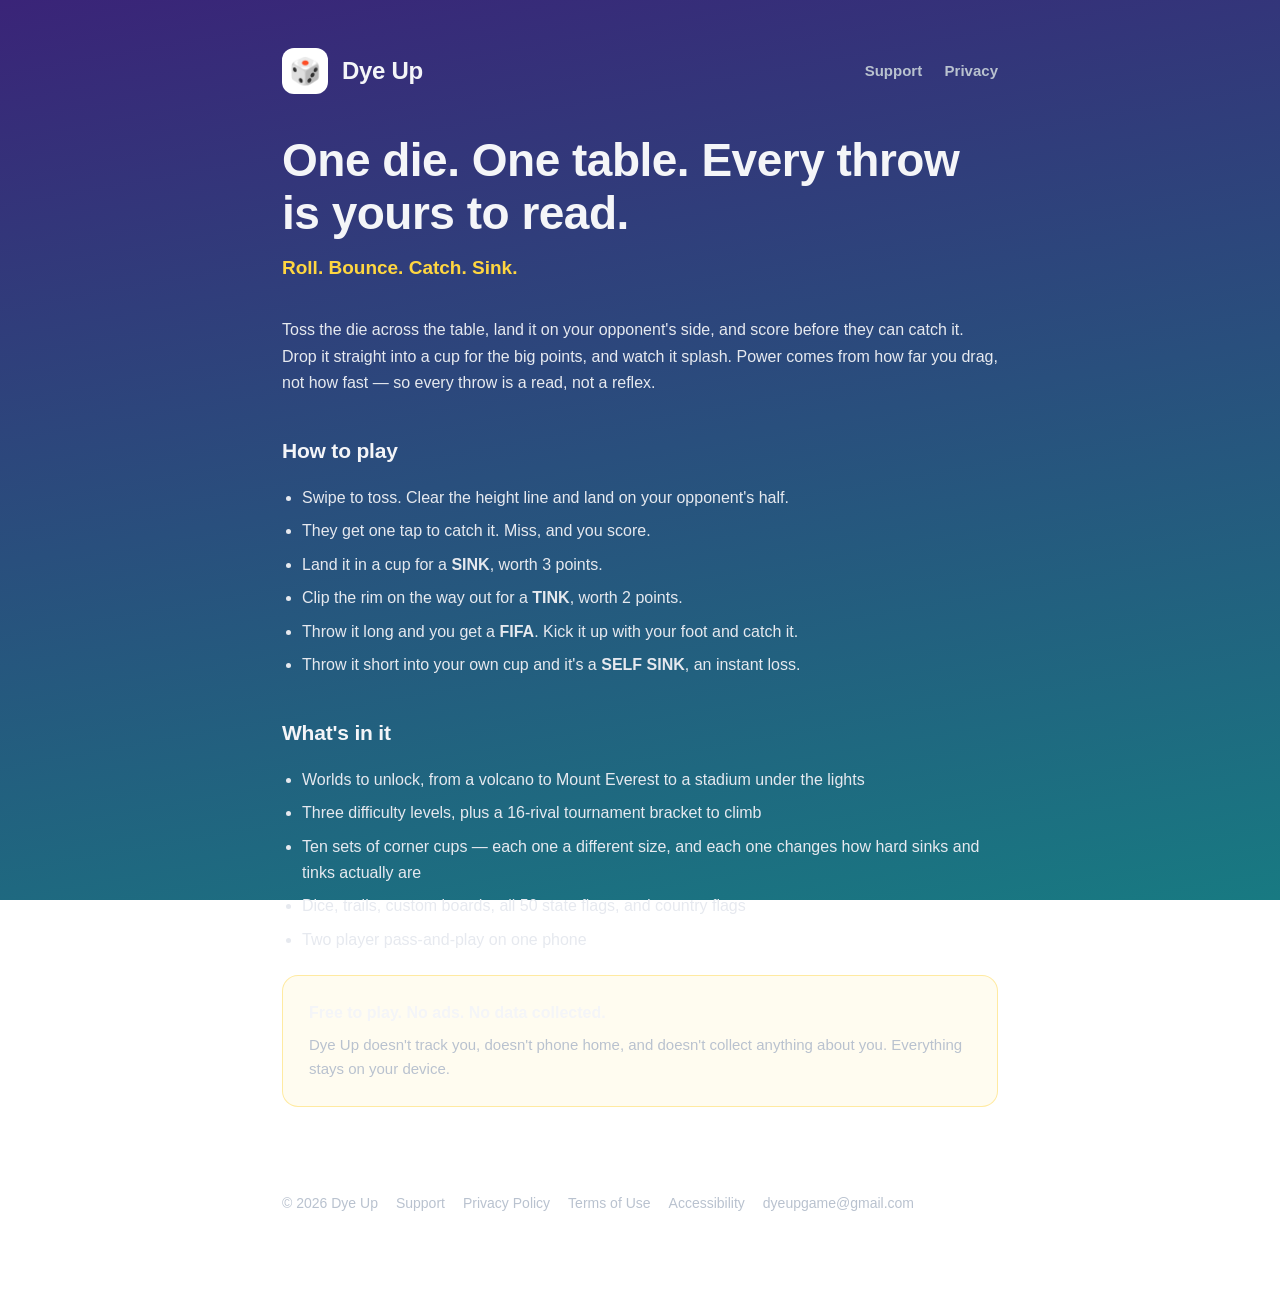
<file: index.html>
<!DOCTYPE html>
<html lang="en">
<head>
<meta charset="utf-8">
<meta name="viewport" content="width=device-width, initial-scale=1">
<title>Dye Up — Dice Toss Skill Game</title>
<meta name="description" content="A skill-based dice toss game for iPhone and iPad. Read the arc, clear the height line, land it on their side — and sink it if you can.">
<link rel="stylesheet" href="style.css">
</head>
<body>
<div class="wrap">

  <header class="site">
    <div class="mark">🎲</div>
    <div class="name">Dye Up</div>
    <nav>
      <a href="support.html">Support</a>
      <a href="privacy.html">Privacy</a>
    </nav>
  </header>

  <h1>One die. One table. Every throw is yours to read.</h1>
  <p class="tagline">Roll. Bounce. Catch. Sink.</p>

  <p>Toss the die across the table, land it on your opponent's side, and score before they can
  catch it. Drop it straight into a cup for the big points, and watch it splash. Power comes from
  how far you drag, not how fast &mdash; so every throw is a read, not a reflex.</p>

  <h2>How to play</h2>
  <ul>
    <li>Swipe to toss. Clear the height line and land on your opponent's half.</li>
    <li>They get one tap to catch it. Miss, and you score.</li>
    <li>Land it in a cup for a <strong>SINK</strong>, worth 3 points.</li>
    <li>Clip the rim on the way out for a <strong>TINK</strong>, worth 2 points.</li>
    <li>Throw it long and you get a <strong>FIFA</strong>. Kick it up with your foot and catch it.</li>
    <li>Throw it short into your own cup and it's a <strong>SELF SINK</strong>, an instant loss.</li>
  </ul>

  <h2>What's in it</h2>
  <ul>
    <li>Worlds to unlock, from a volcano to Mount Everest to a stadium under the lights</li>
    <li>Three difficulty levels, plus a 16-rival tournament bracket to climb</li>
    <li>Ten sets of corner cups &mdash; each one a different size, and each one changes how hard
        sinks and tinks actually are</li>
    <li>Dice, trails, custom boards, all 50 state flags, and country flags</li>
    <li>Two player pass-and-play on one phone</li>
  </ul>

  <div class="card good">
    <strong>Free to play. No ads. No data collected.</strong>
    <p class="muted" style="margin:6px 0 0">Dye Up doesn't track you, doesn't phone home, and
    doesn't collect anything about you. Everything stays on your device.</p>
  </div>

  <footer>
    <span>© 2026 Dye Up</span>
    <a href="support.html">Support</a>
    <a href="privacy.html">Privacy Policy</a>
    <a href="terms.html">Terms of Use</a>
    <a href="accessibility.html">Accessibility</a>
    <a href="mailto:dyeupgame@gmail.com">dyeupgame@gmail.com</a>
  </footer>

</div>
</body>
</html>
</file>
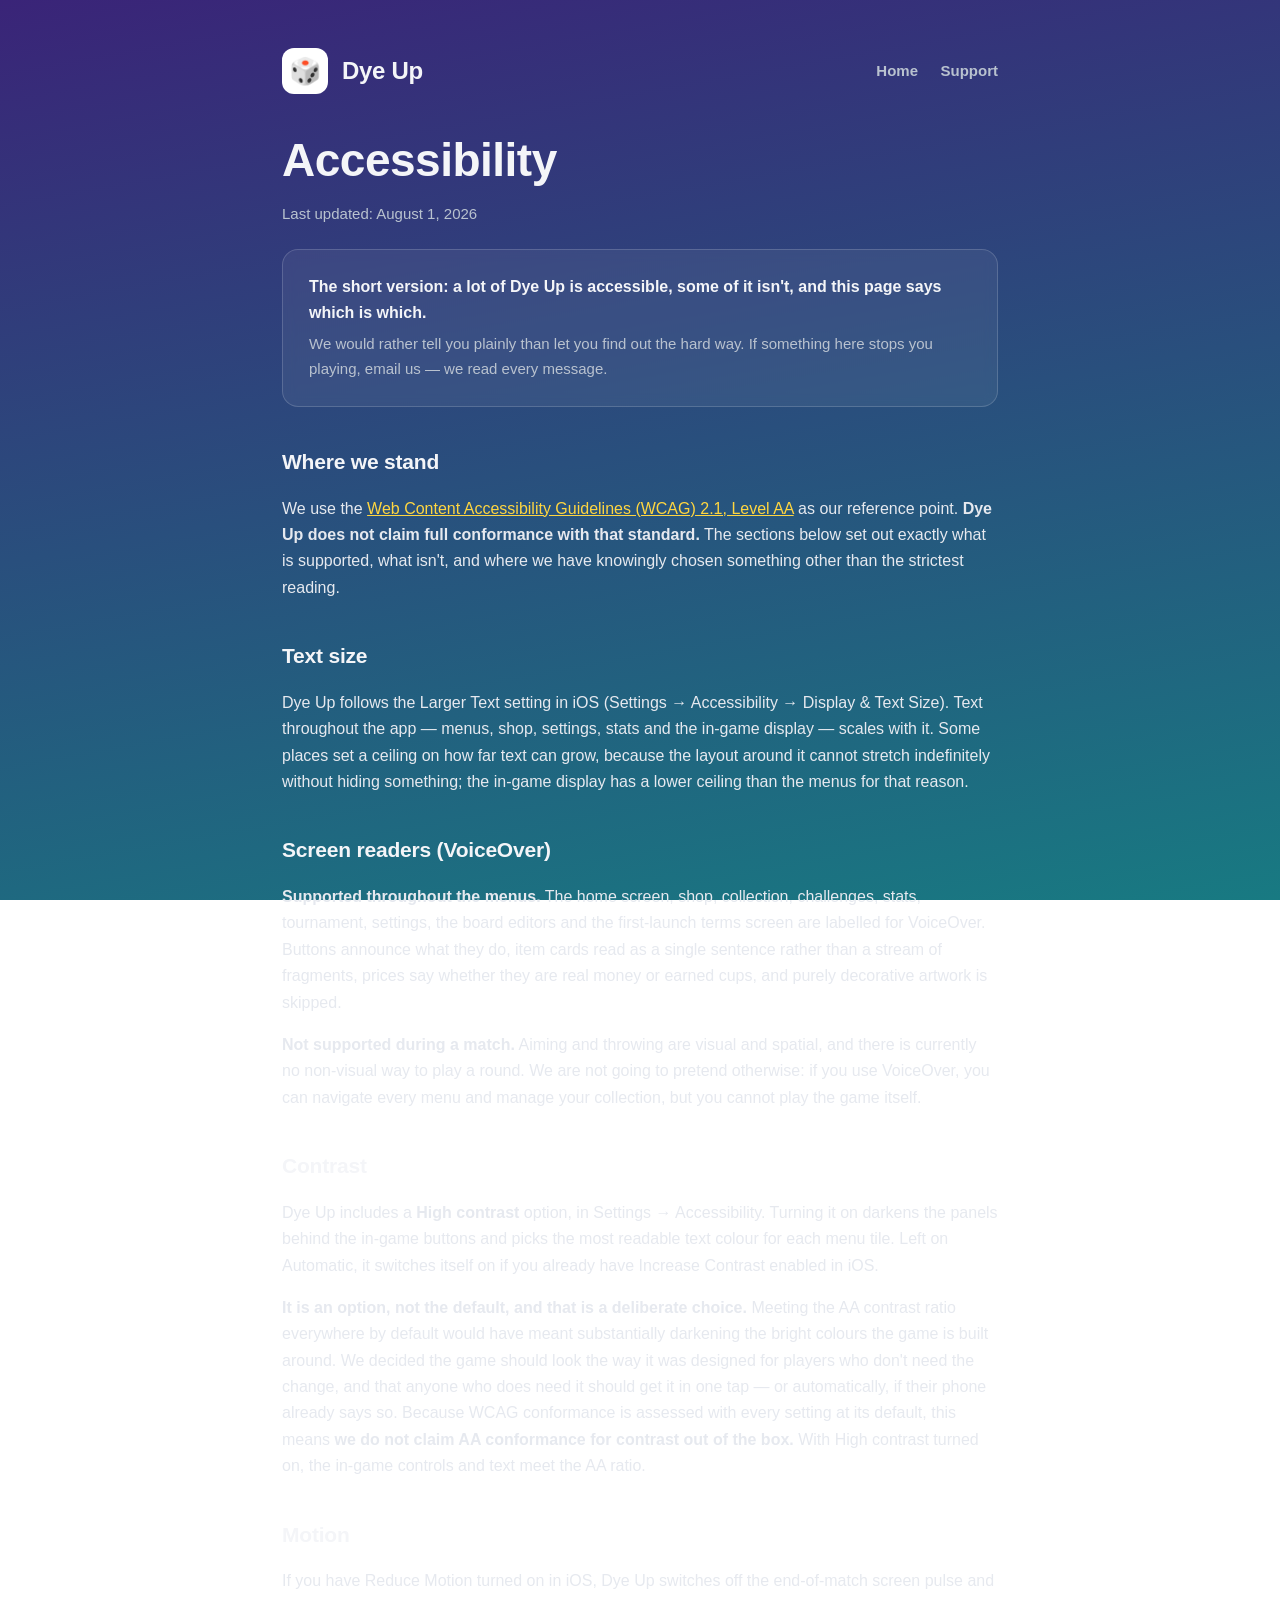
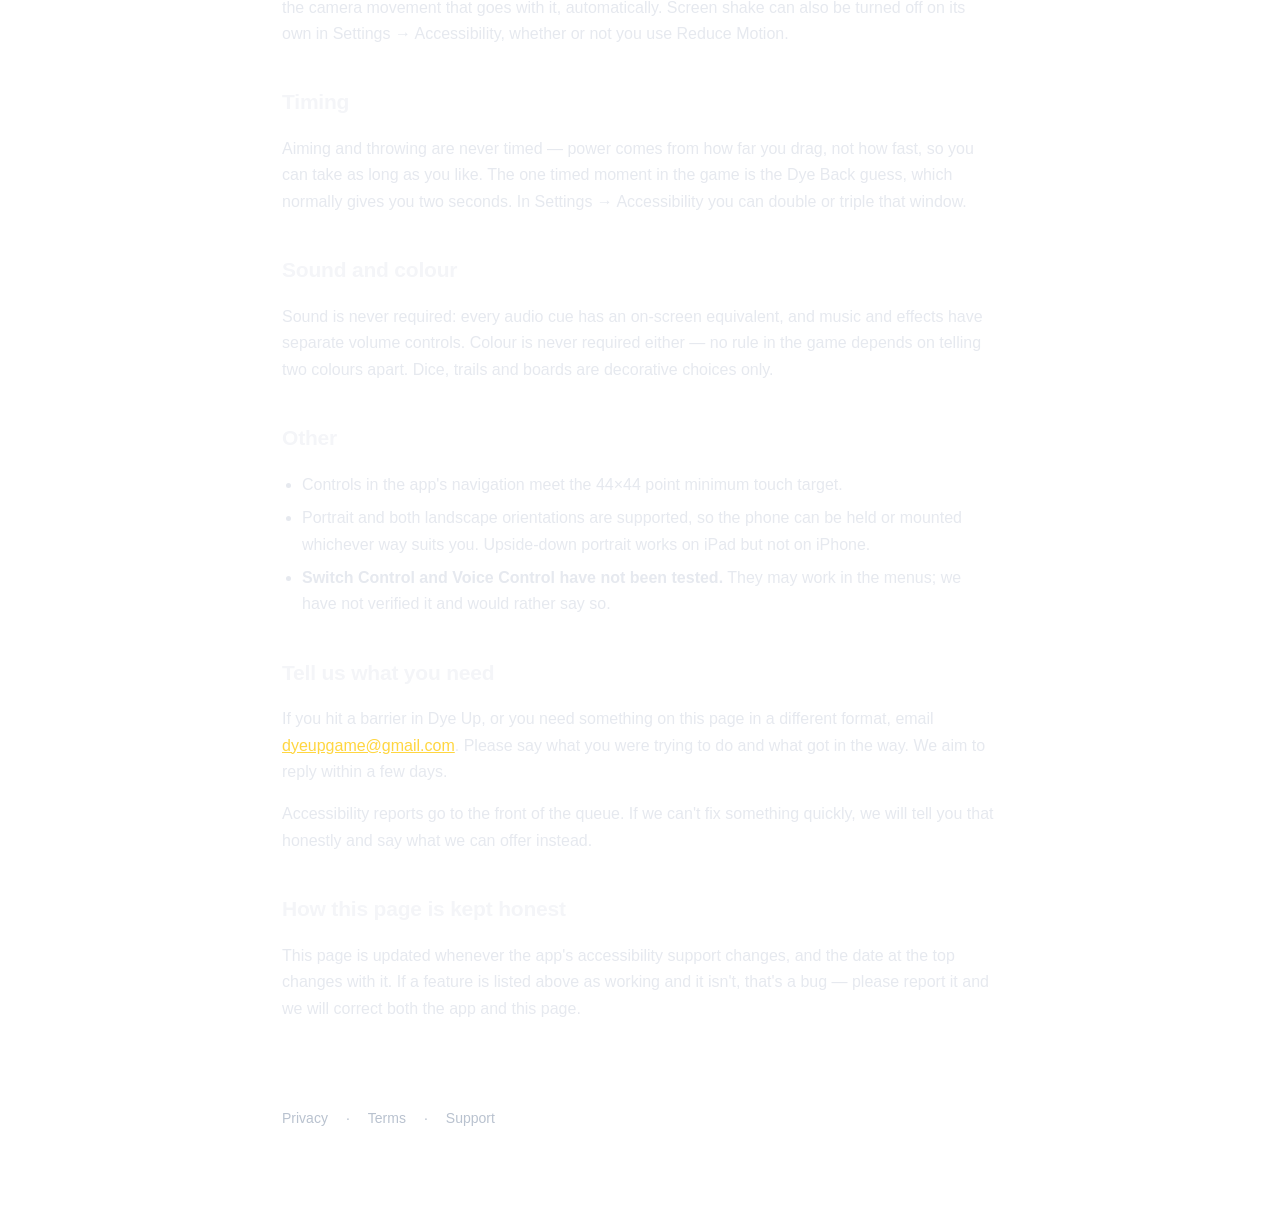
<file: accessibility.html>
<!DOCTYPE html>
<html lang="en">
<head>
<meta charset="utf-8">
<meta name="viewport" content="width=device-width, initial-scale=1">
<title>Accessibility — Dye Up</title>
<link rel="stylesheet" href="style.css">
</head>
<body>
<div class="wrap">

  <header class="site">
    <div class="mark">🎲</div>
    <div class="name">Dye Up</div>
    <nav>
      <a href="index.html">Home</a>
      <a href="support.html">Support</a>
    </nav>
  </header>

  <h1>Accessibility</h1>
  <p class="muted">Last updated: August 1, 2026</p>

  <div class="card">
    <strong>The short version: a lot of Dye Up is accessible, some of it isn't, and
    this page says which is which.</strong>
    <p class="muted" style="margin:6px 0 0">We would rather tell you plainly than let
    you find out the hard way. If something here stops you playing, email us — we read
    every message.</p>
  </div>

  <h2>Where we stand</h2>
  <p>We use the <a href="https://www.w3.org/TR/WCAG21/">Web Content Accessibility
  Guidelines (WCAG) 2.1, Level AA</a> as our reference point. <strong>Dye Up does not
  claim full conformance with that standard.</strong> The sections below set out
  exactly what is supported, what isn't, and where we have knowingly chosen something
  other than the strictest reading.</p>

  <h2>Text size</h2>
  <p>Dye Up follows the Larger Text setting in iOS (Settings → Accessibility → Display
  &amp; Text Size). Text throughout the app — menus, shop, settings, stats and the
  in-game display — scales with it. Some places set a ceiling on how far text can grow,
  because the layout around it cannot stretch indefinitely without hiding something;
  the in-game display has a lower ceiling than the menus for that reason.</p>

  <h2>Screen readers (VoiceOver)</h2>
  <p><strong>Supported throughout the menus.</strong> The home screen, shop,
  collection, challenges, stats, tournament, settings, the board editors and the
  first-launch terms screen are labelled for VoiceOver. Buttons announce what they do,
  item cards read as a single sentence rather than a stream of fragments, prices say
  whether they are real money or earned cups, and purely decorative artwork is skipped.</p>
  <p><strong>Not supported during a match.</strong> Aiming and throwing are visual and
  spatial, and there is currently no non-visual way to play a round. We are not going
  to pretend otherwise: if you use VoiceOver, you can navigate every menu and manage
  your collection, but you cannot play the game itself.</p>

  <h2>Contrast</h2>
  <p>Dye Up includes a <strong>High contrast</strong> option, in Settings →
  Accessibility. Turning it on darkens the panels behind the in-game buttons and picks
  the most readable text colour for each menu tile. Left on Automatic, it switches
  itself on if you already have Increase Contrast enabled in iOS.</p>
  <p><strong>It is an option, not the default, and that is a deliberate choice.</strong>
  Meeting the AA contrast ratio everywhere by default would have meant substantially
  darkening the bright colours the game is built around. We decided the game should
  look the way it was designed for players who don't need the change, and that anyone
  who does need it should get it in one tap — or automatically, if their phone already
  says so. Because WCAG conformance is assessed with every setting at its default,
  this means <strong>we do not claim AA conformance for contrast out of the box.</strong>
  With High contrast turned on, the in-game controls and text meet the AA ratio.</p>

  <h2>Motion</h2>
  <p>If you have Reduce Motion turned on in iOS, Dye Up switches off the end-of-match
  screen pulse and the camera movement that goes with it, automatically. Screen shake
  can also be turned off on its own in Settings → Accessibility, whether or not you use
  Reduce Motion.</p>

  <h2>Timing</h2>
  <p>Aiming and throwing are never timed — power comes from how far you drag, not how
  fast, so you can take as long as you like. The one timed moment in the game is the
  Dye Back guess, which normally gives you two seconds. In Settings → Accessibility you
  can double or triple that window.</p>

  <h2>Sound and colour</h2>
  <p>Sound is never required: every audio cue has an on-screen equivalent, and music
  and effects have separate volume controls. Colour is never required either — no rule
  in the game depends on telling two colours apart. Dice, trails and boards are
  decorative choices only.</p>

  <h2>Other</h2>
  <ul>
    <li>Controls in the app's navigation meet the 44&times;44&nbsp;point minimum touch
    target.</li>
    <li>Portrait and both landscape orientations are supported, so the phone can be held or mounted whichever way suits you. Upside-down portrait works on iPad but not on iPhone.</li>
    <li><strong>Switch Control and Voice Control have not been tested.</strong> They may
    work in the menus; we have not verified it and would rather say so.</li>
  </ul>

  <h2>Tell us what you need</h2>
  <p>If you hit a barrier in Dye Up, or you need something on this page in a different
  format, email <a href="mailto:dyeupgame@gmail.com">dyeupgame@gmail.com</a>. Please say
  what you were trying to do and what got in the way. We aim to reply within a few days.</p>
  <p>Accessibility reports go to the front of the queue. If we can't fix something
  quickly, we will tell you that honestly and say what we can offer instead.</p>

  <h2>How this page is kept honest</h2>
  <p>This page is updated whenever the app's accessibility support changes, and the date
  at the top changes with it. If a feature is listed above as working and it isn't,
  that's a bug — please report it and we will correct both the app and this page.</p>

  <footer class="site">
    <a href="privacy.html">Privacy</a> &middot;
    <a href="terms.html">Terms</a> &middot;
    <a href="support.html">Support</a>
  </footer>

</div>
</body>
</html>
</file>
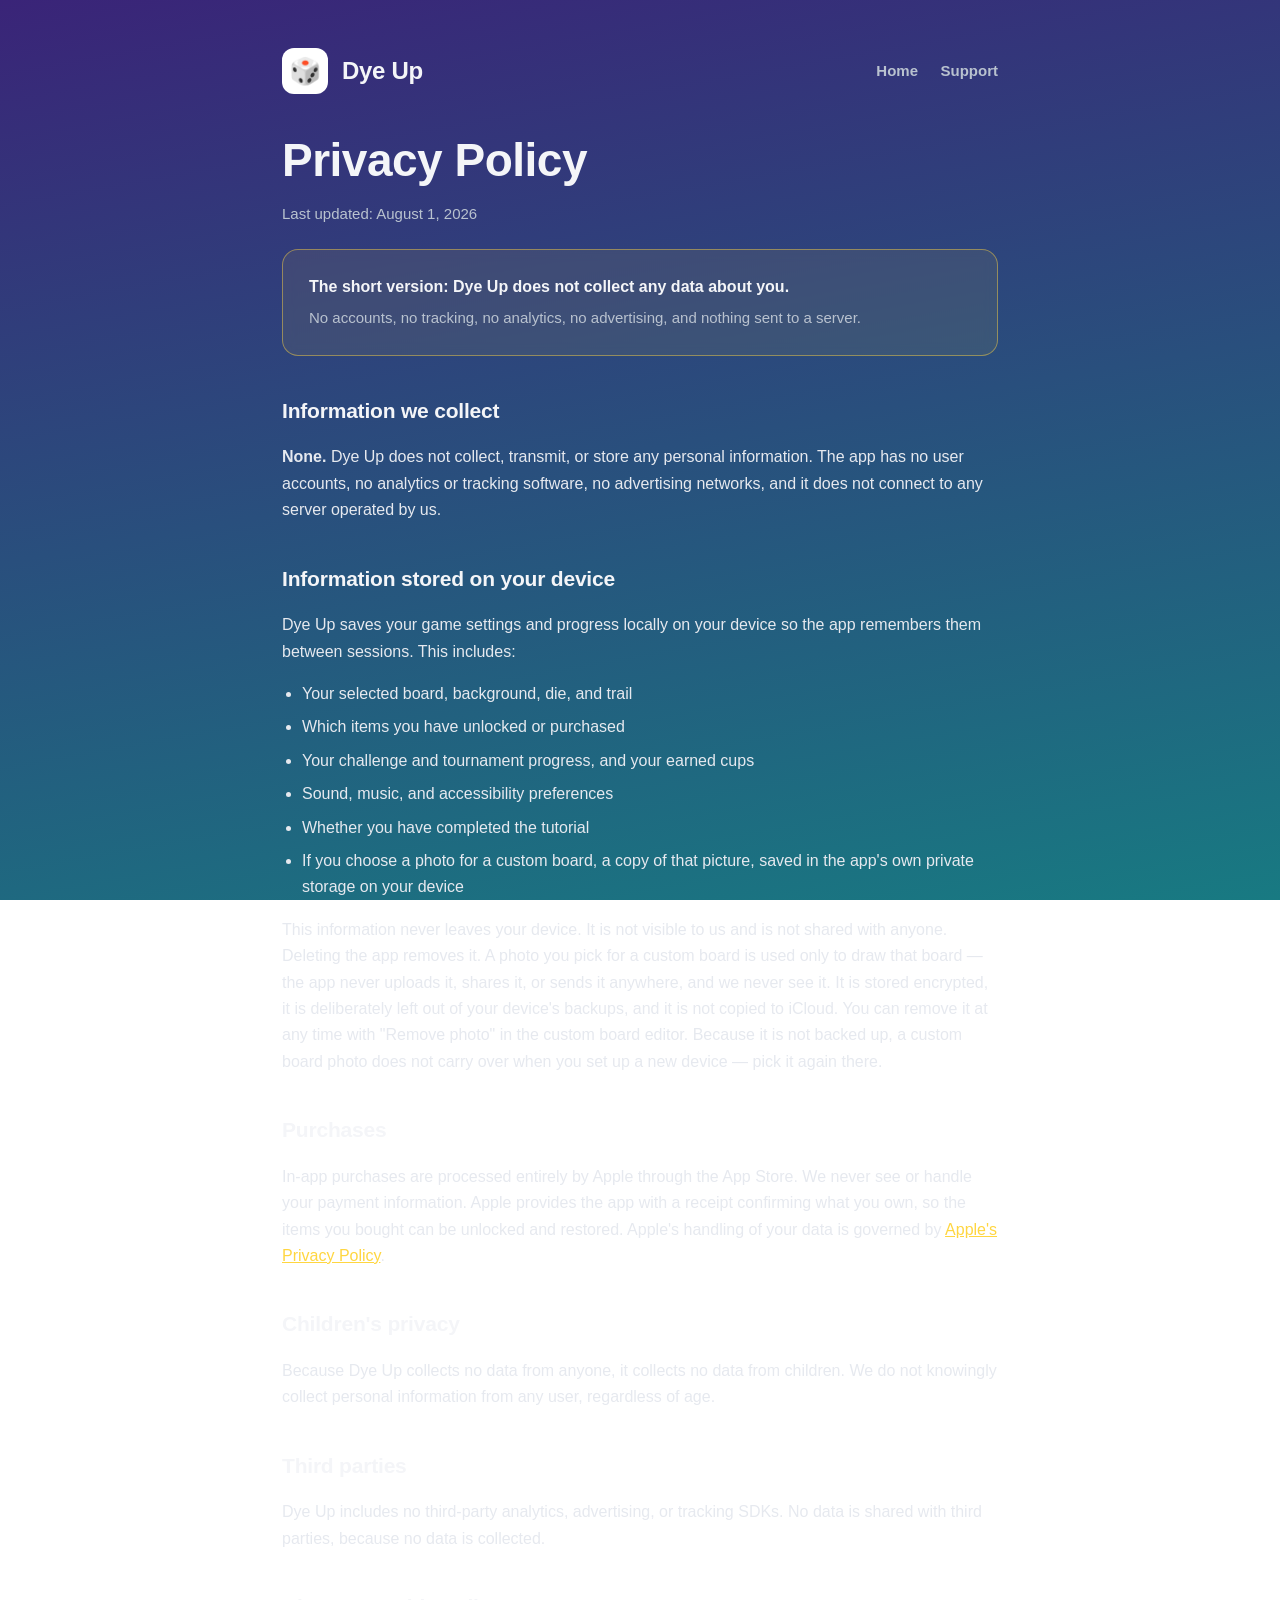
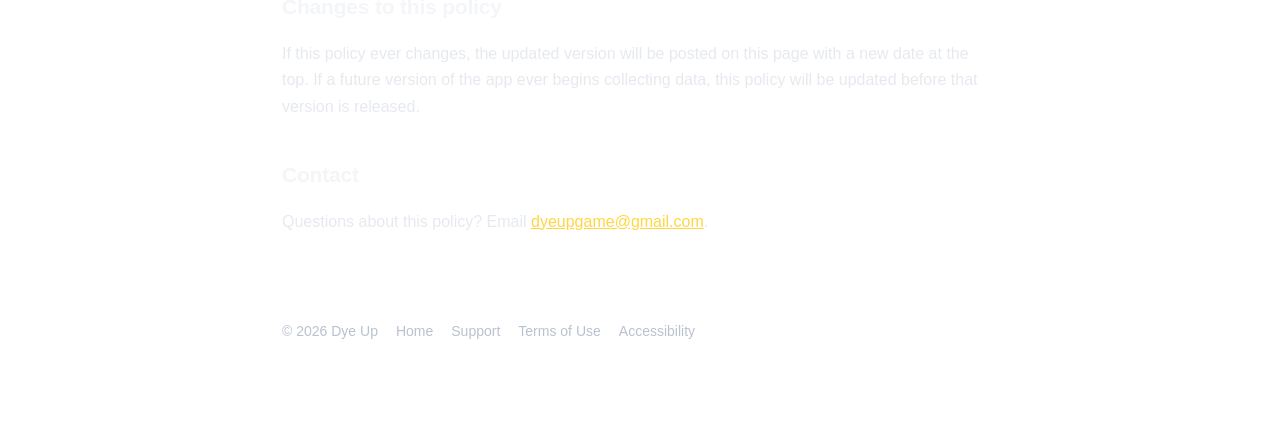
<file: privacy.html>
<!DOCTYPE html>
<html lang="en">
<head>
<meta charset="utf-8">
<meta name="viewport" content="width=device-width, initial-scale=1">
<title>Privacy Policy — Dye Up</title>
<link rel="stylesheet" href="style.css">
</head>
<body>
<div class="wrap">

  <header class="site">
    <div class="mark">🎲</div>
    <div class="name">Dye Up</div>
    <nav>
      <a href="index.html">Home</a>
      <a href="support.html">Support</a>
    </nav>
  </header>

  <h1>Privacy Policy</h1>
  <p class="muted">Last updated: August 1, 2026</p>

  <div class="card good">
    <strong>The short version: Dye Up does not collect any data about you.</strong>
    <p class="muted" style="margin:6px 0 0">No accounts, no tracking, no analytics, no advertising,
    and nothing sent to a server.</p>
  </div>

  <h2>Information we collect</h2>
  <p><strong>None.</strong> Dye Up does not collect, transmit, or store any personal information.
  The app has no user accounts, no analytics or tracking software, no advertising networks, and it
  does not connect to any server operated by us.</p>

  <h2>Information stored on your device</h2>
  <p>Dye Up saves your game settings and progress locally on your device so the app remembers them
  between sessions. This includes:</p>
  <ul>
    <li>Your selected board, background, die, and trail</li>
    <li>Which items you have unlocked or purchased</li>
    <li>Your challenge and tournament progress, and your earned cups</li>
    <li>Sound, music, and accessibility preferences</li>
    <li>Whether you have completed the tutorial</li>
    <li>If you choose a photo for a custom board, a copy of that picture, saved in the app's own
        private storage on your device</li>
  </ul>
  <p>This information never leaves your device. It is not visible to us and is not shared with
  anyone. Deleting the app removes it. A photo you pick for a custom board is used only to draw
  that board — the app never uploads it, shares it, or sends it anywhere, and we never see it. It
  is stored encrypted, it is deliberately left out of your device's backups, and it is not copied
  to iCloud. You can remove it at any time with "Remove photo" in the custom board editor. Because
  it is not backed up, a custom board photo does not carry over when you set up a new device —
  pick it again there.</p>

  <h2>Purchases</h2>
  <p>In-app purchases are processed entirely by Apple through the App Store. We never see or handle
  your payment information. Apple provides the app with a receipt confirming what you own, so the
  items you bought can be unlocked and restored. Apple's handling of your data is governed by
  <a href="https://www.apple.com/legal/privacy/">Apple's Privacy Policy</a>.</p>

  <h2>Children's privacy</h2>
  <p>Because Dye Up collects no data from anyone, it collects no data from children. We do not
  knowingly collect personal information from any user, regardless of age.</p>

  <h2>Third parties</h2>
  <p>Dye Up includes no third-party analytics, advertising, or tracking SDKs. No data is shared with
  third parties, because no data is collected.</p>

  <h2>Changes to this policy</h2>
  <p>If this policy ever changes, the updated version will be posted on this page with a new date at
  the top. If a future version of the app ever begins collecting data, this policy will be updated
  before that version is released.</p>

  <h2>Contact</h2>
  <p>Questions about this policy? Email <a href="mailto:dyeupgame@gmail.com">dyeupgame@gmail.com</a>.</p>

  <footer>
    <span>© 2026 Dye Up</span>
    <a href="index.html">Home</a>
    <a href="support.html">Support</a>
    <a href="terms.html">Terms of Use</a>
    <a href="accessibility.html">Accessibility</a>
  </footer>

</div>
</body>
</html>
</file>
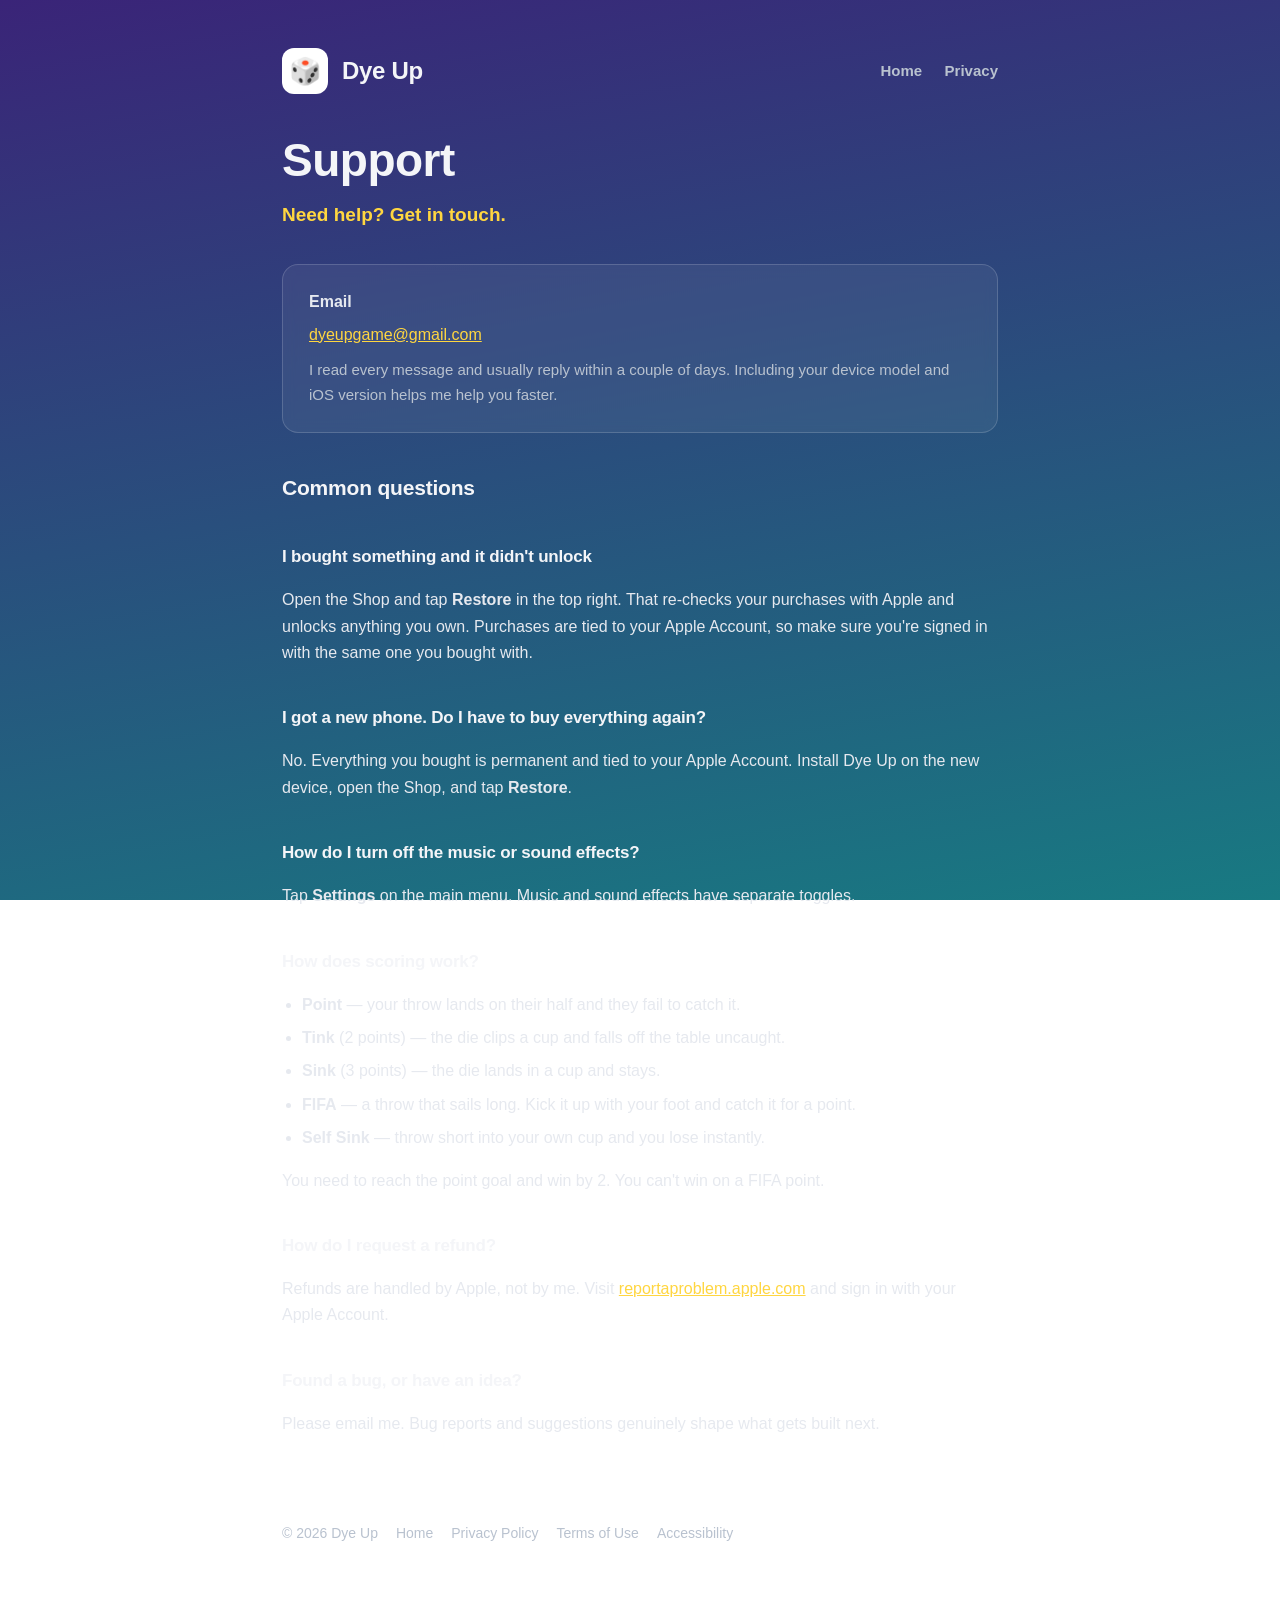
<file: support.html>
<!DOCTYPE html>
<html lang="en">
<head>
<meta charset="utf-8">
<meta name="viewport" content="width=device-width, initial-scale=1">
<title>Support — Dye Up</title>
<link rel="stylesheet" href="style.css">
</head>
<body>
<div class="wrap">

  <header class="site">
    <div class="mark">🎲</div>
    <div class="name">Dye Up</div>
    <nav>
      <a href="index.html">Home</a>
      <a href="privacy.html">Privacy</a>
    </nav>
  </header>

  <h1>Support</h1>
  <p class="tagline">Need help? Get in touch.</p>

  <div class="card">
    <p style="margin:0 0 6px"><strong>Email</strong></p>
    <p style="margin:0"><a href="mailto:dyeupgame@gmail.com">dyeupgame@gmail.com</a></p>
    <p class="muted" style="margin:10px 0 0">I read every message and usually reply within a
    couple of days. Including your device model and iOS version helps me help you faster.</p>
  </div>

  <h2>Common questions</h2>

  <h2 style="font-size:17px">I bought something and it didn't unlock</h2>
  <p>Open the Shop and tap <strong>Restore</strong> in the top right. That re-checks your purchases
  with Apple and unlocks anything you own. Purchases are tied to your Apple Account, so make sure
  you're signed in with the same one you bought with.</p>

  <h2 style="font-size:17px">I got a new phone. Do I have to buy everything again?</h2>
  <p>No. Everything you bought is permanent and tied to your Apple Account. Install Dye Up on the
  new device, open the Shop, and tap <strong>Restore</strong>.</p>

  <h2 style="font-size:17px">How do I turn off the music or sound effects?</h2>
  <p>Tap <strong>Settings</strong> on the main menu. Music and sound effects have separate toggles.</p>

  <h2 style="font-size:17px">How does scoring work?</h2>
  <ul>
    <li><strong>Point</strong> — your throw lands on their half and they fail to catch it.</li>
    <li><strong>Tink</strong> (2 points) — the die clips a cup and falls off the table uncaught.</li>
    <li><strong>Sink</strong> (3 points) — the die lands in a cup and stays.</li>
    <li><strong>FIFA</strong> — a throw that sails long. Kick it up with your foot and catch it for a point.</li>
    <li><strong>Self Sink</strong> — throw short into your own cup and you lose instantly.</li>
  </ul>
  <p>You need to reach the point goal and win by 2. You can't win on a FIFA point.</p>

  <h2 style="font-size:17px">How do I request a refund?</h2>
  <p>Refunds are handled by Apple, not by me. Visit
  <a href="https://reportaproblem.apple.com">reportaproblem.apple.com</a> and sign in with your
  Apple Account.</p>

  <h2 style="font-size:17px">Found a bug, or have an idea?</h2>
  <p>Please email me. Bug reports and suggestions genuinely shape what gets built next.</p>

  <footer>
    <span>© 2026 Dye Up</span>
    <a href="index.html">Home</a>
    <a href="privacy.html">Privacy Policy</a>
    <a href="terms.html">Terms of Use</a>
    <a href="accessibility.html">Accessibility</a>
  </footer>

</div>
</body>
</html>
</file>
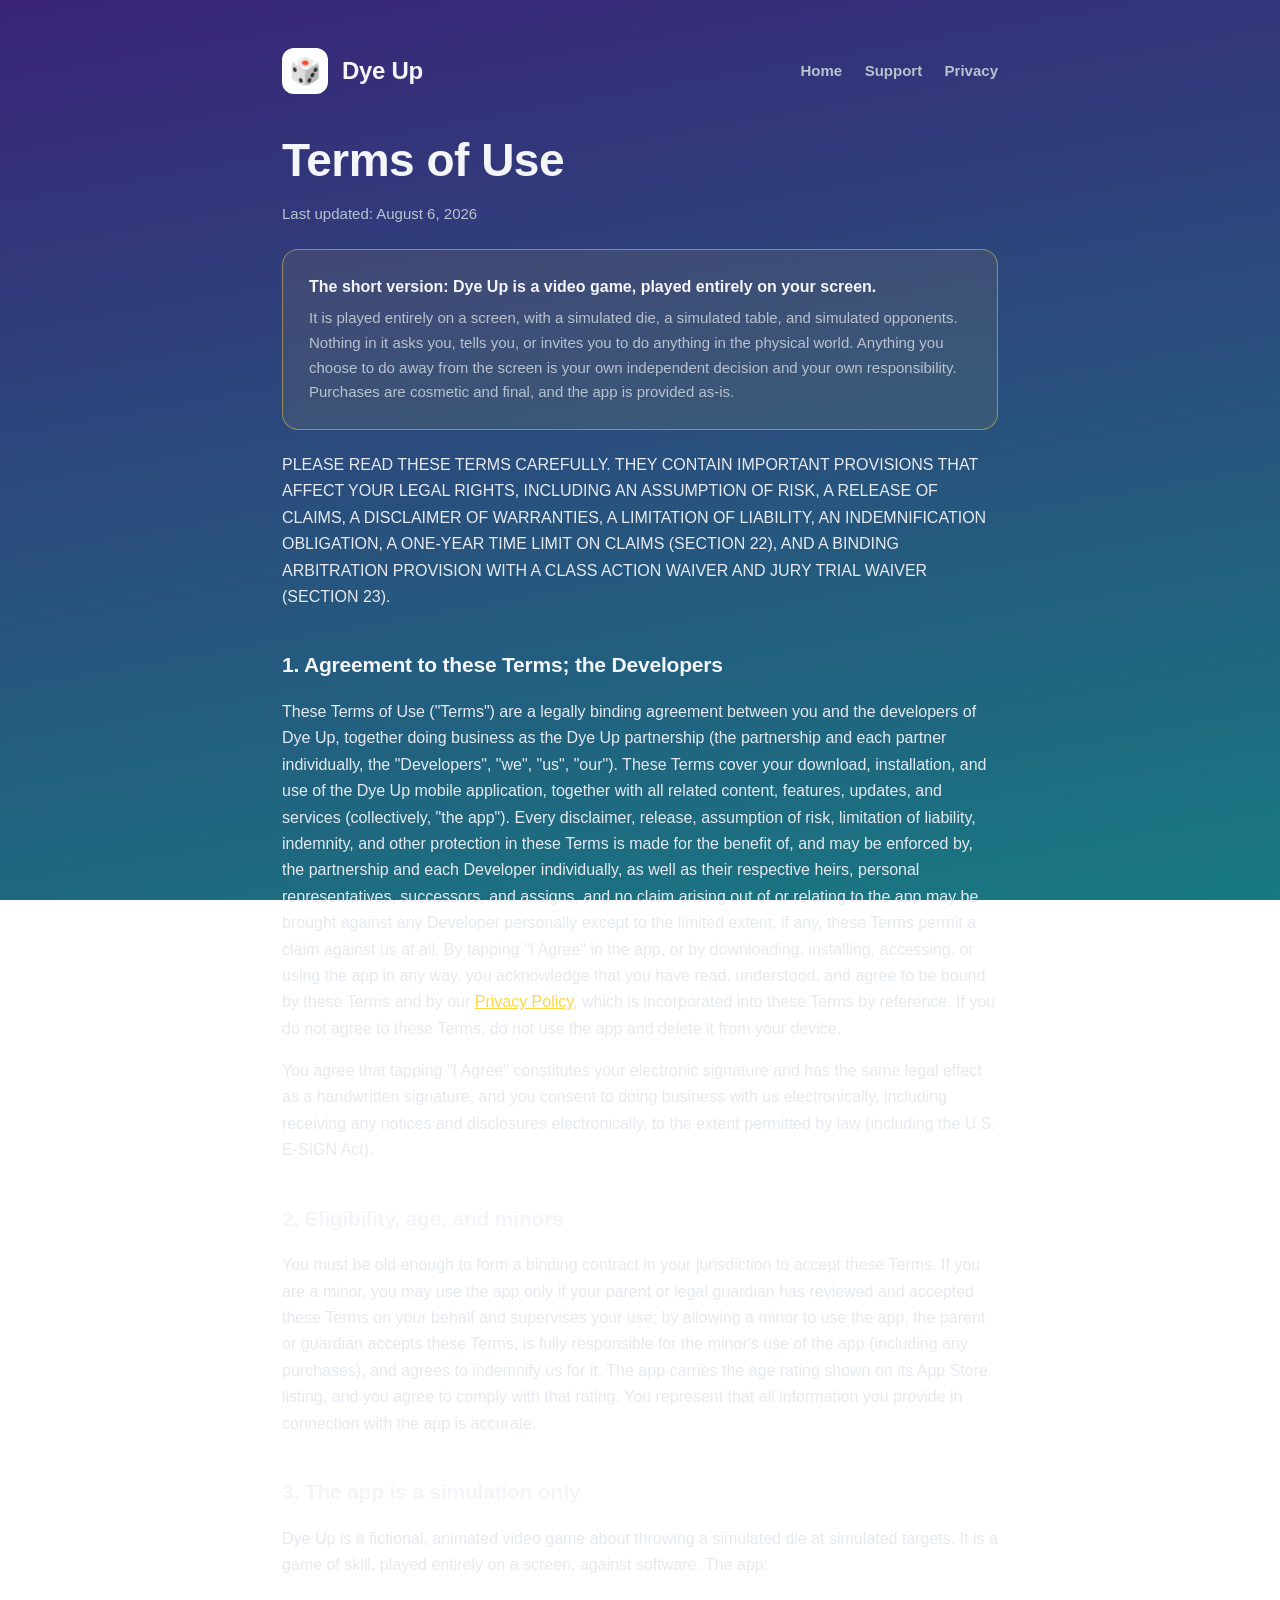
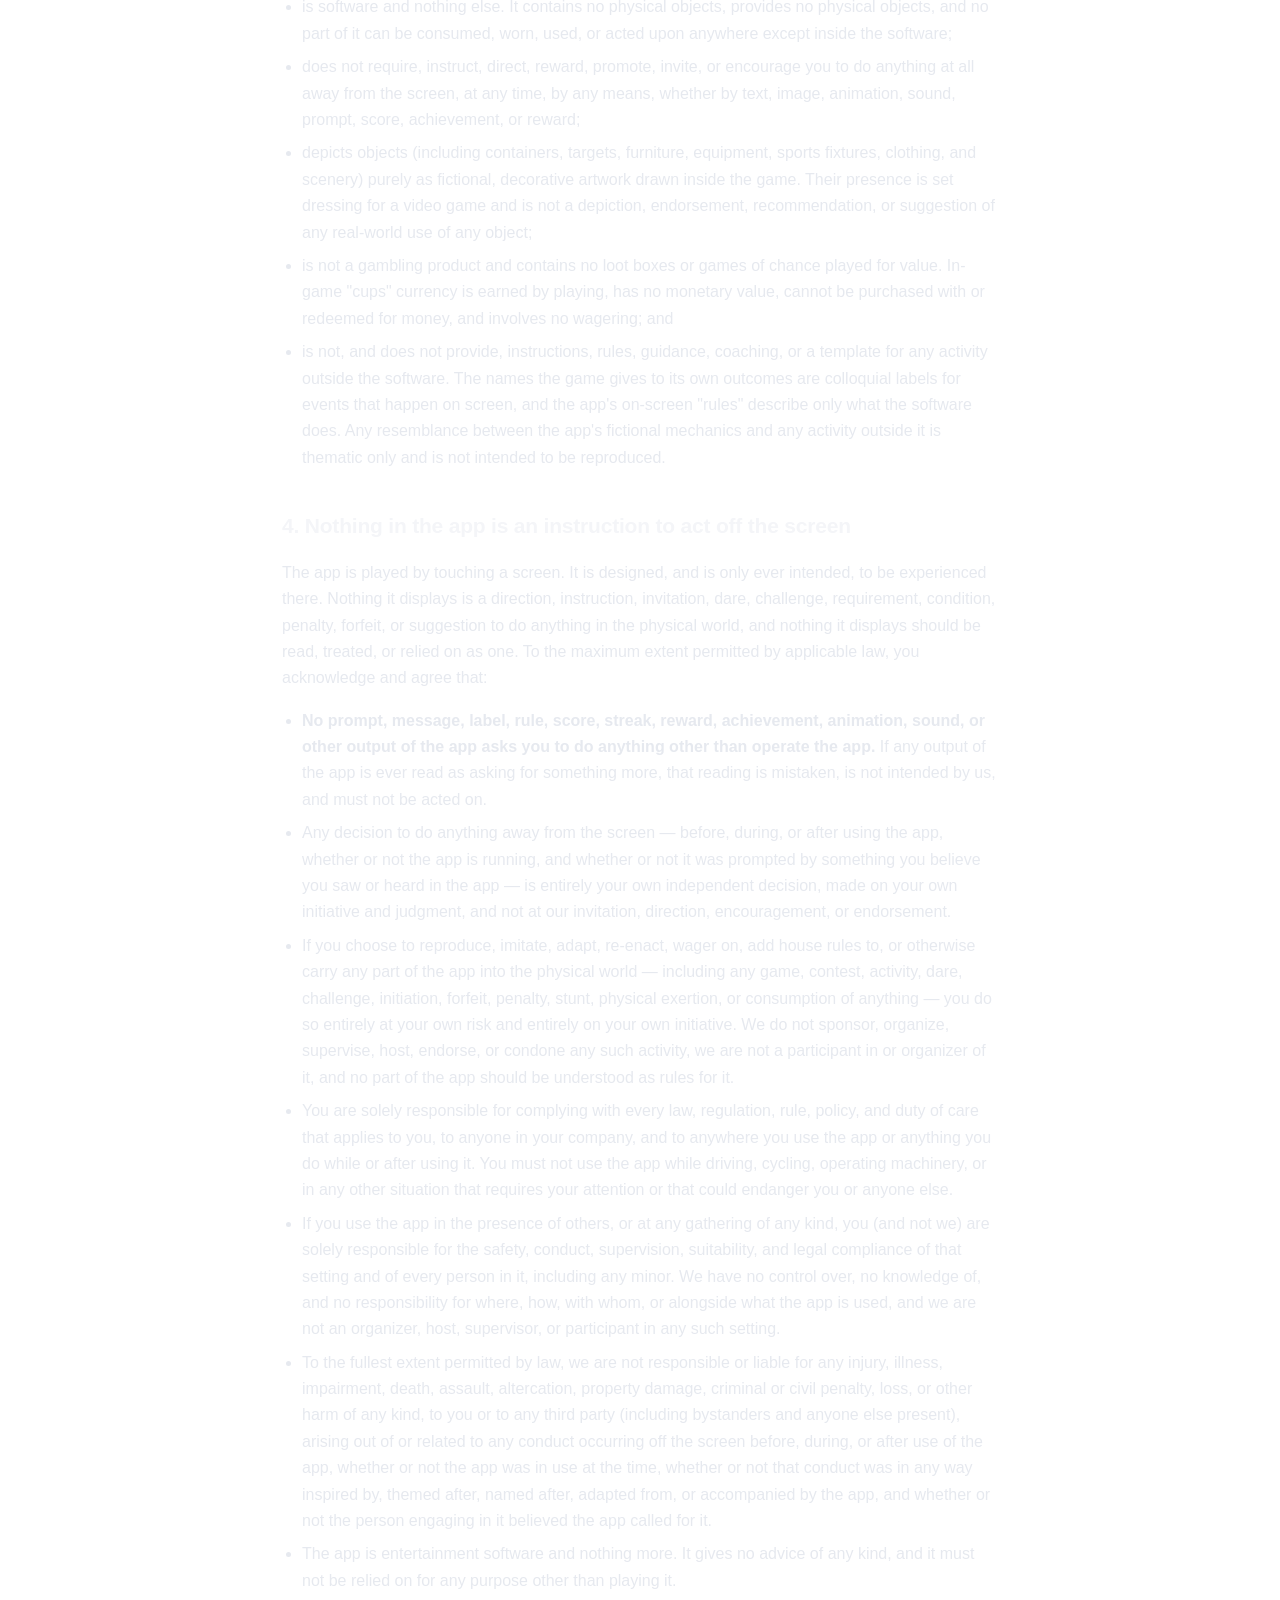
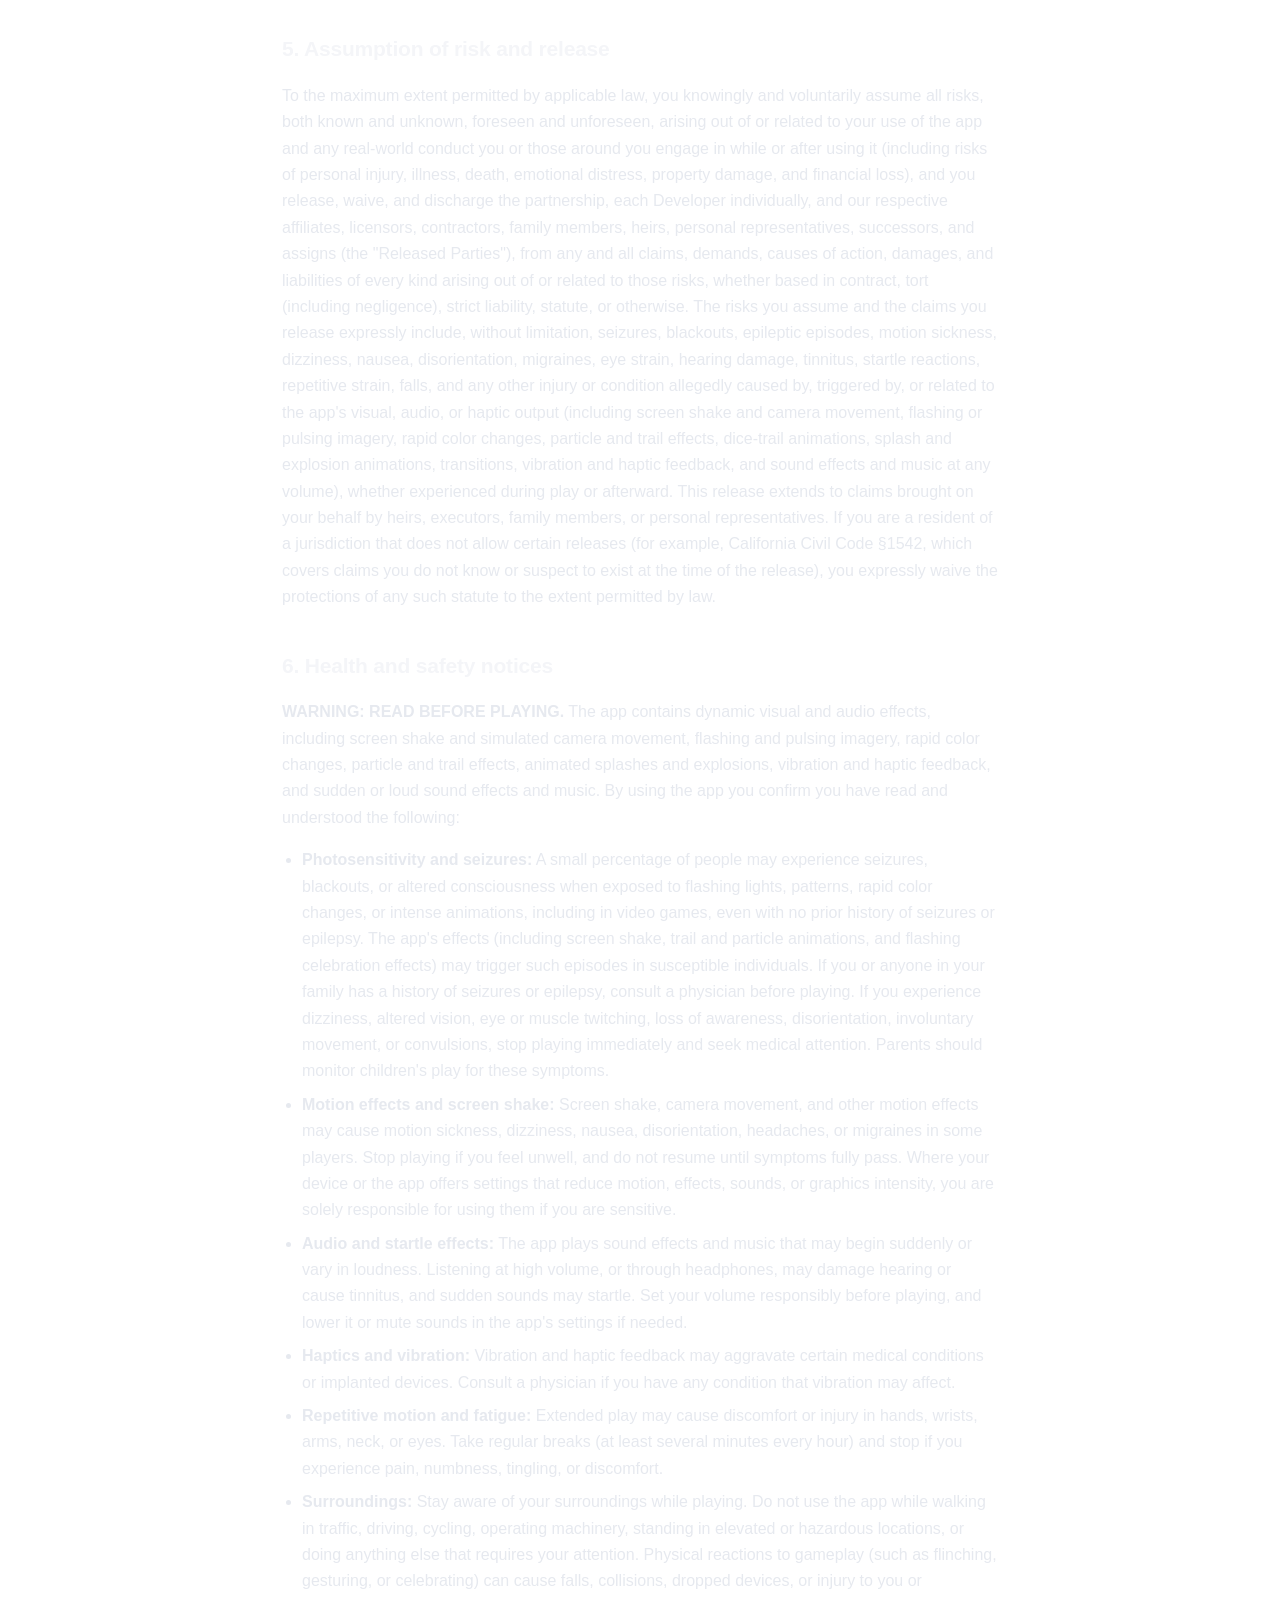
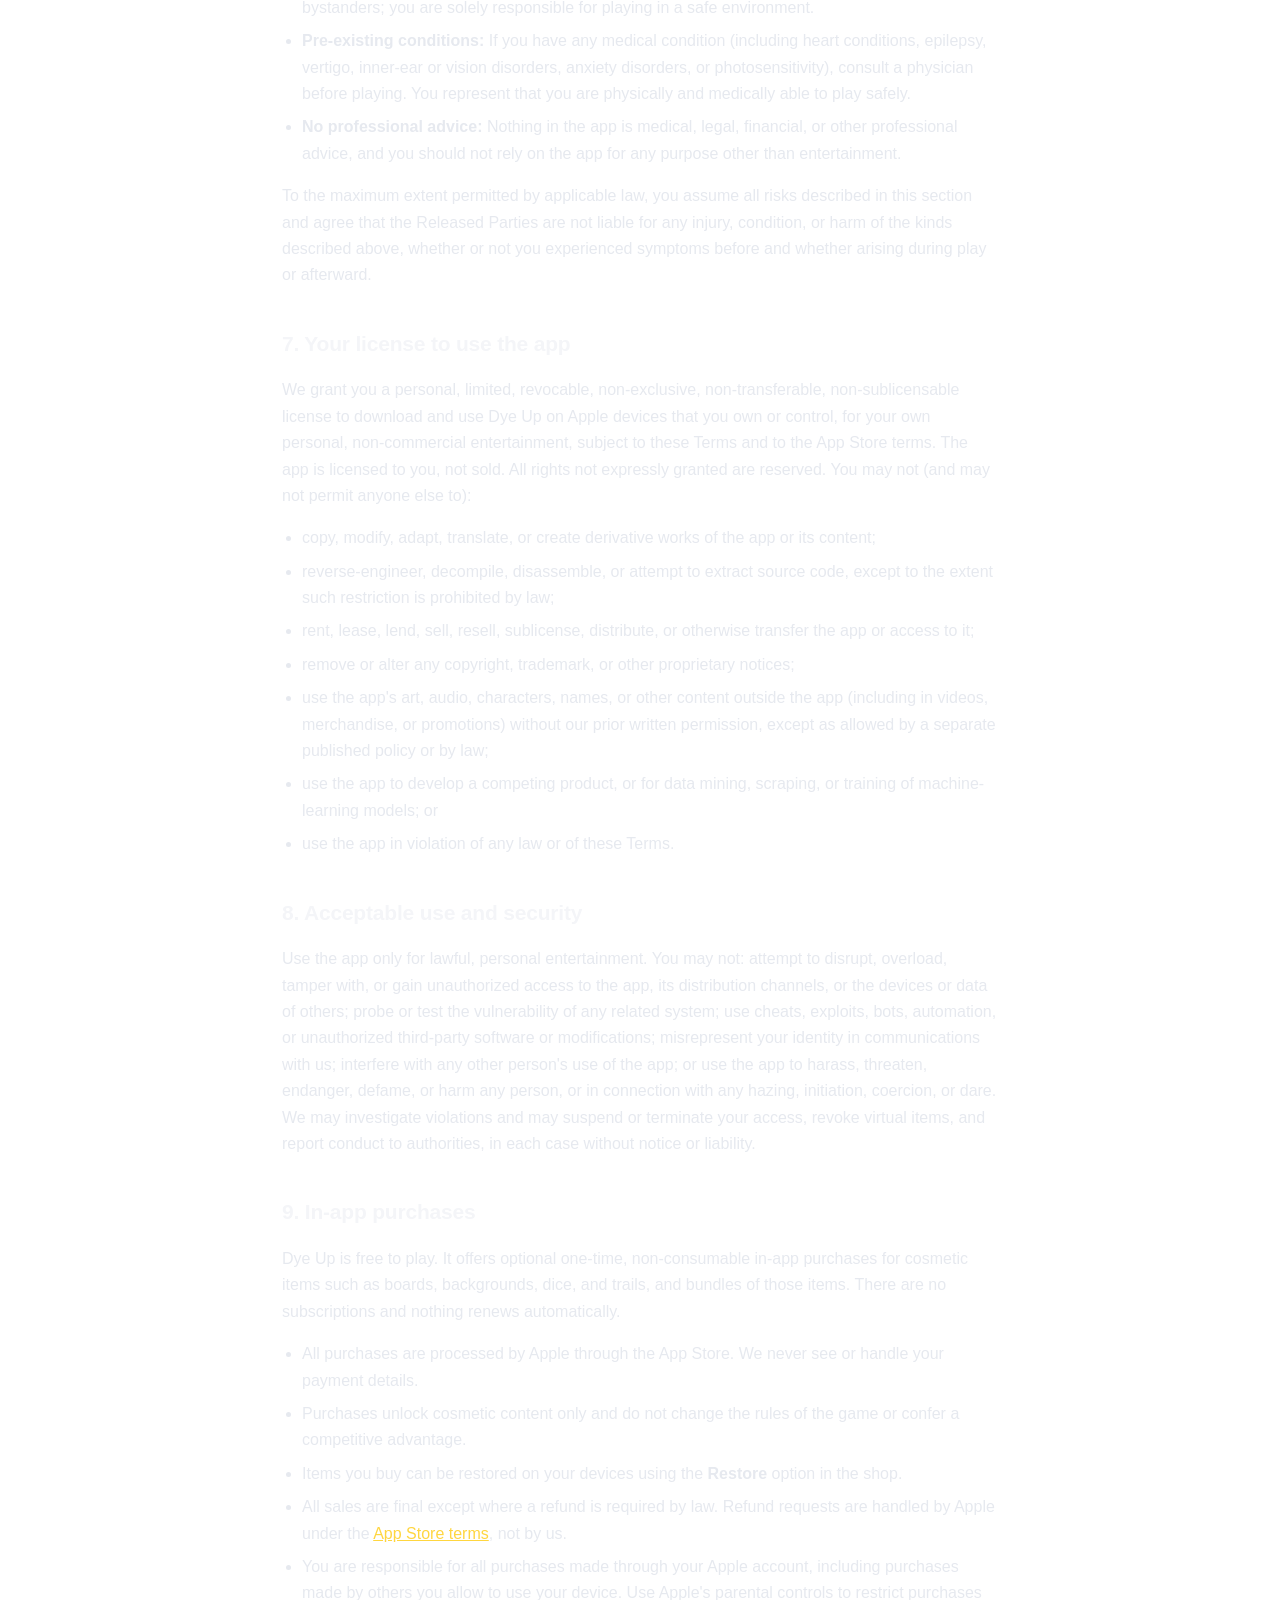
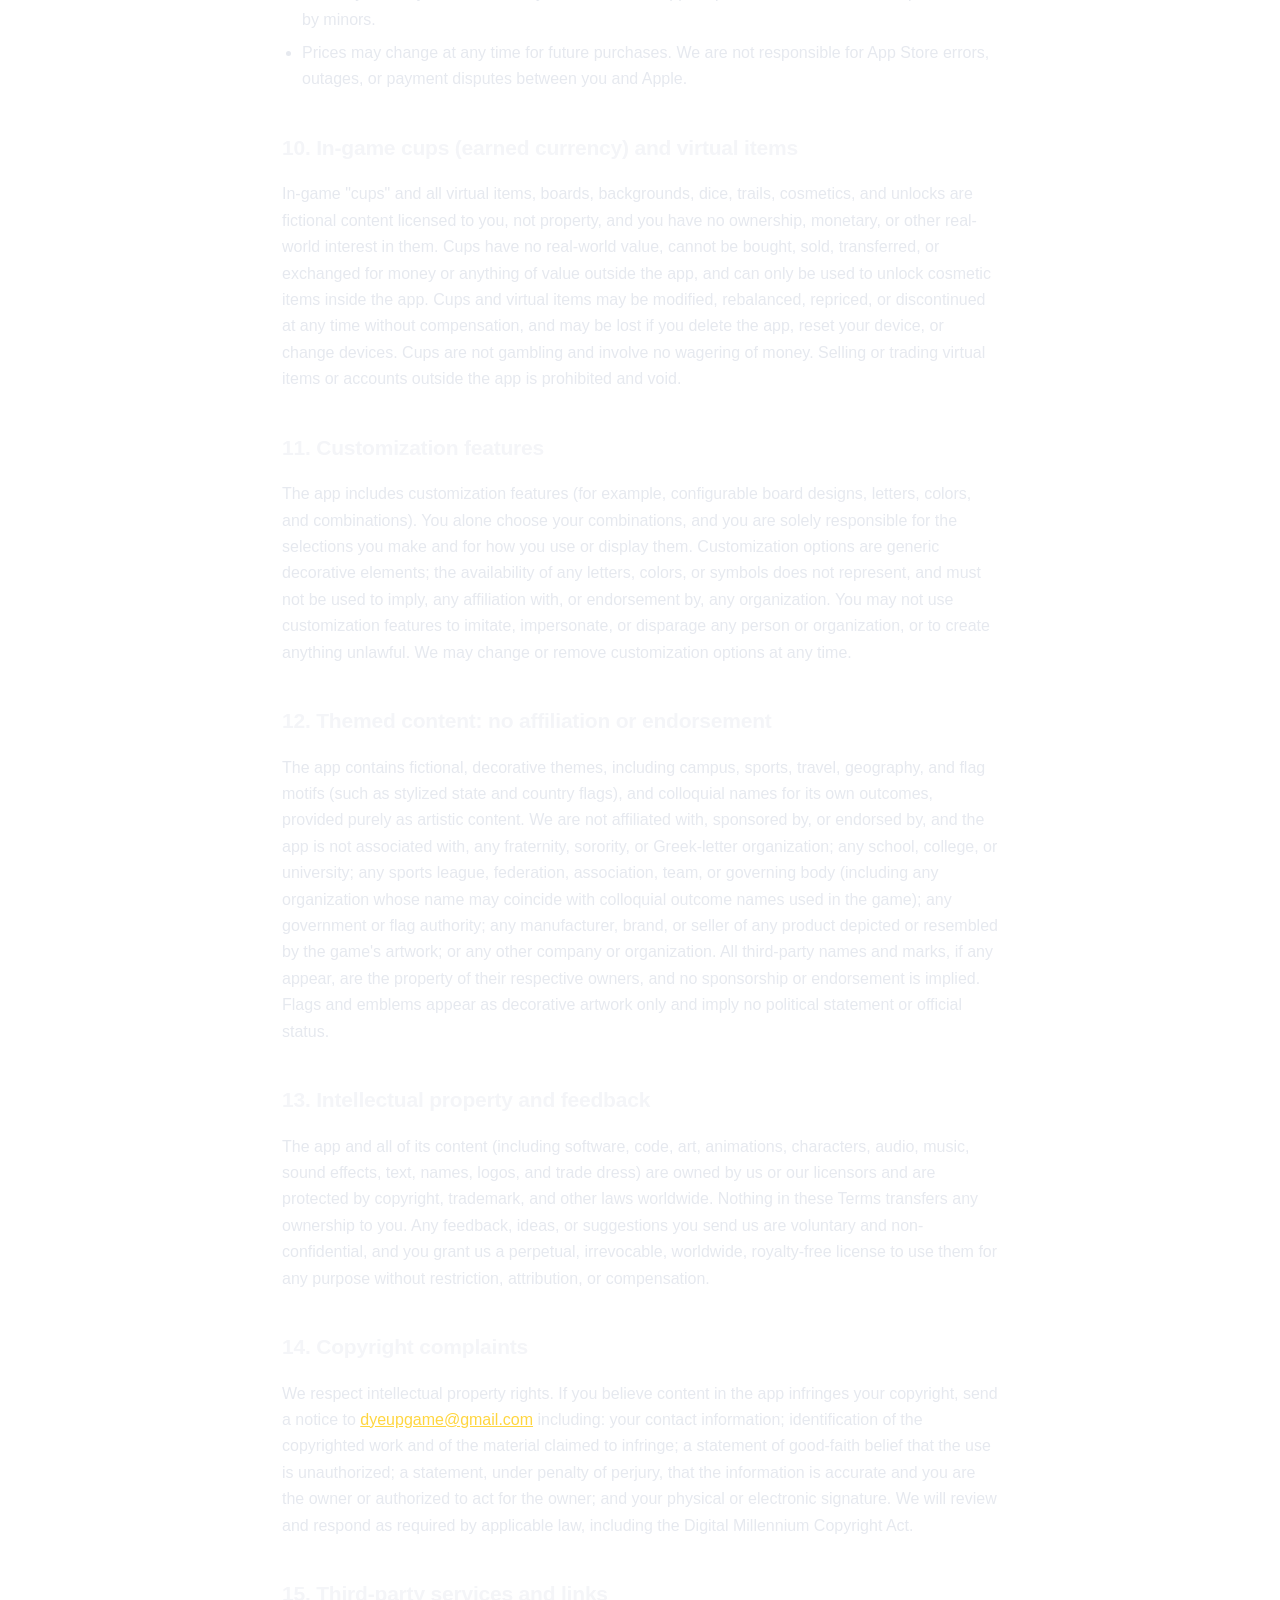
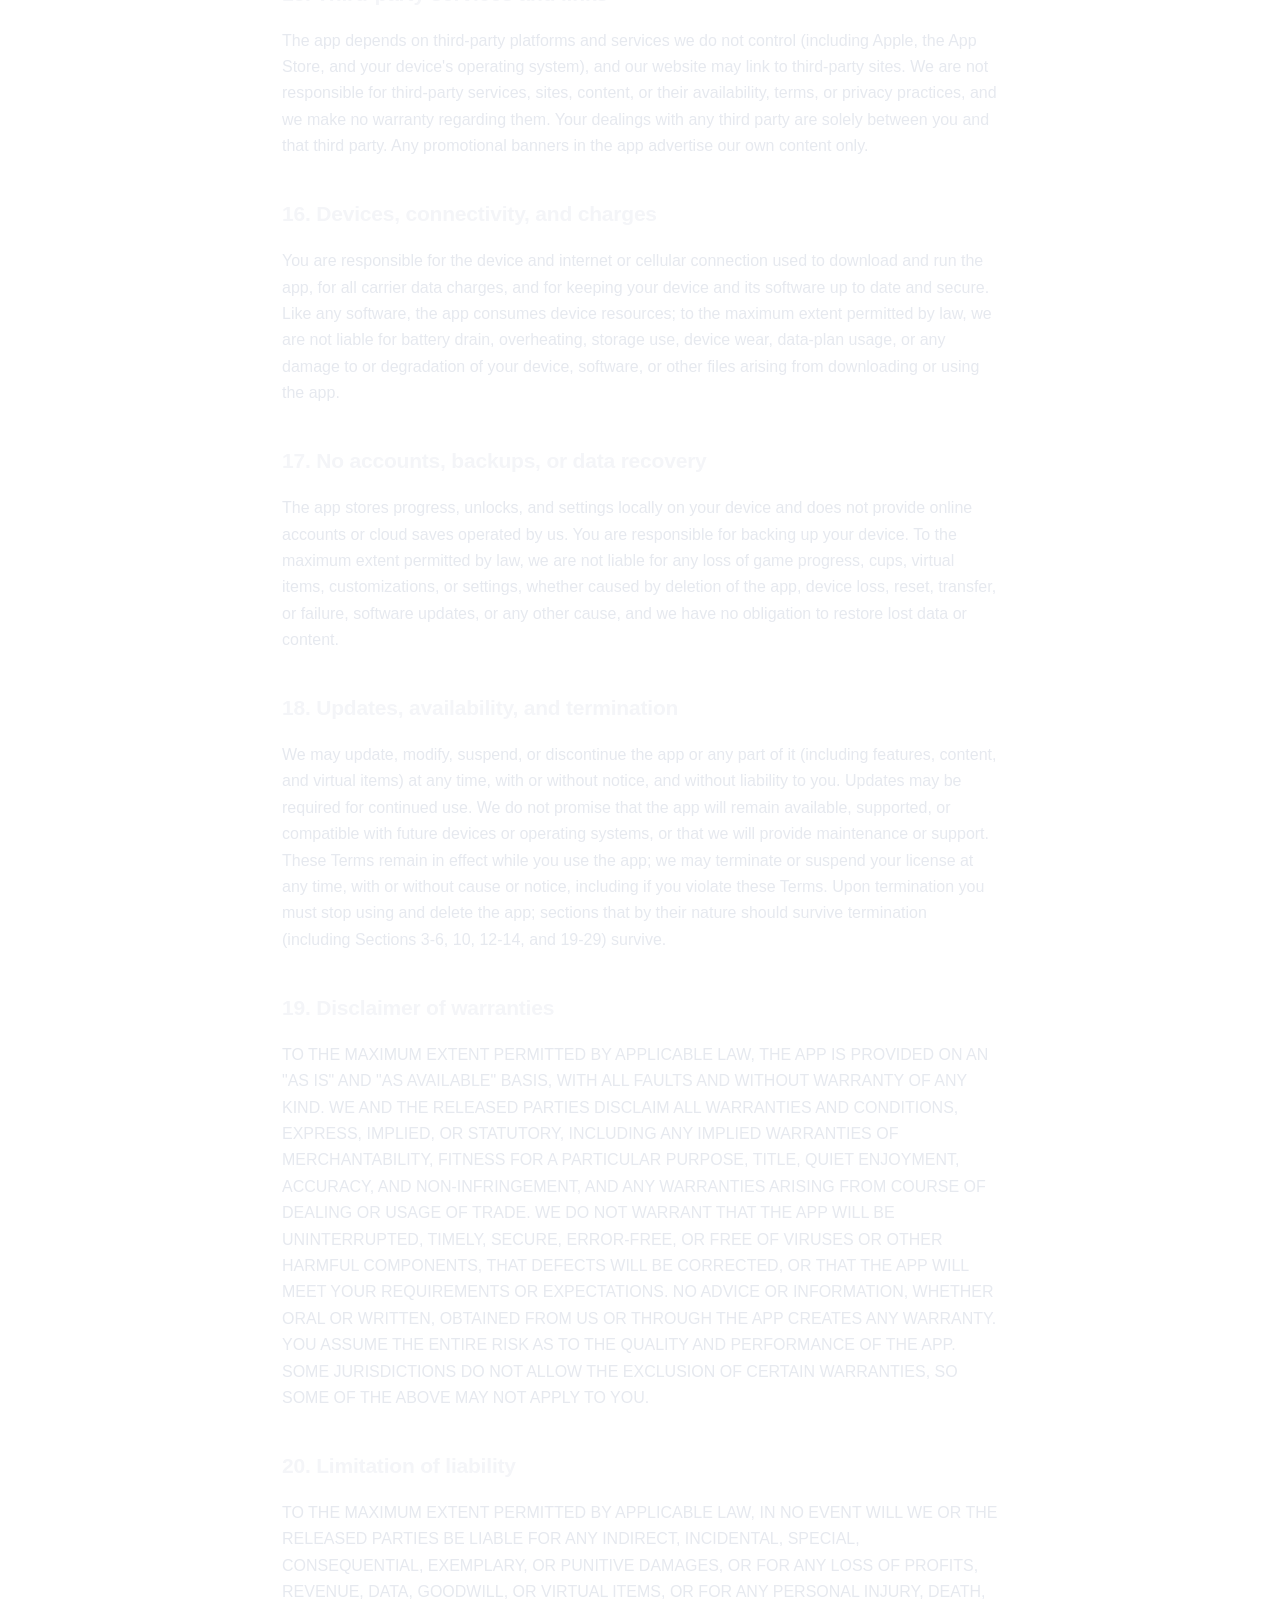
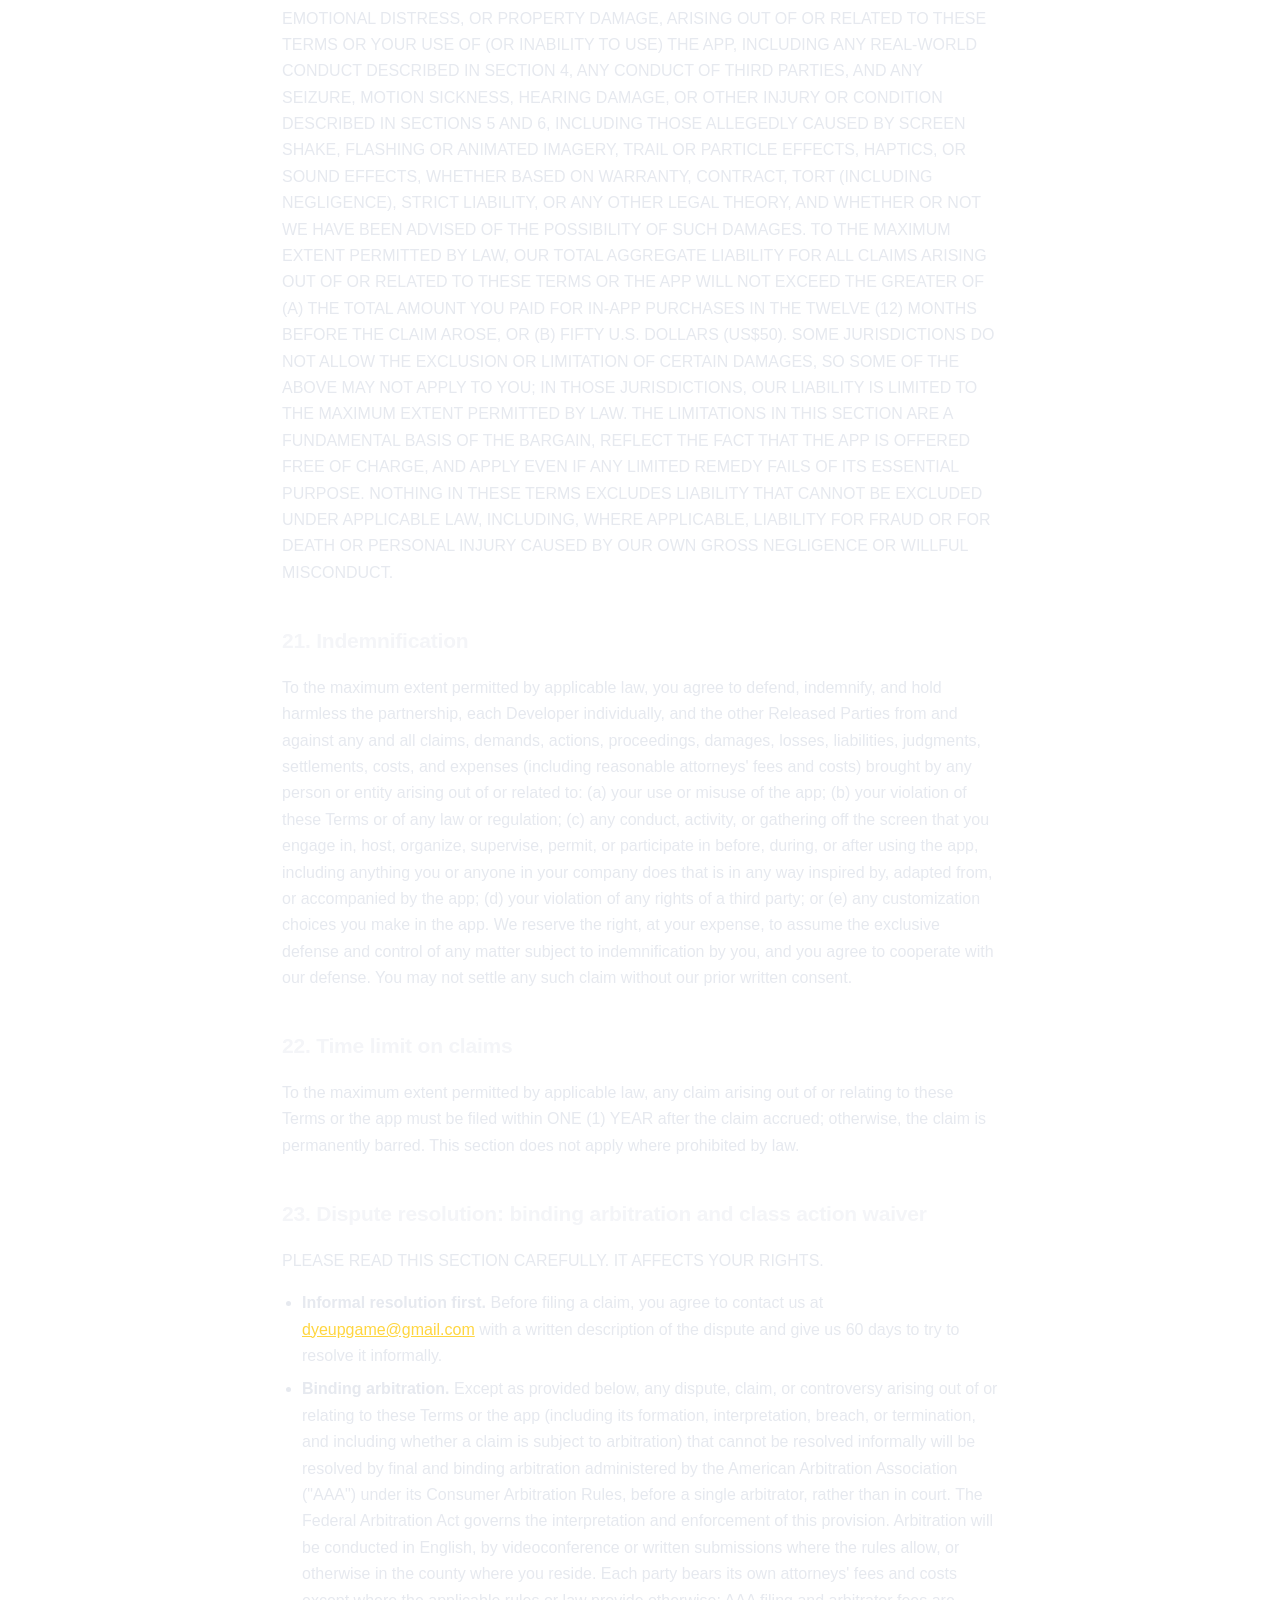
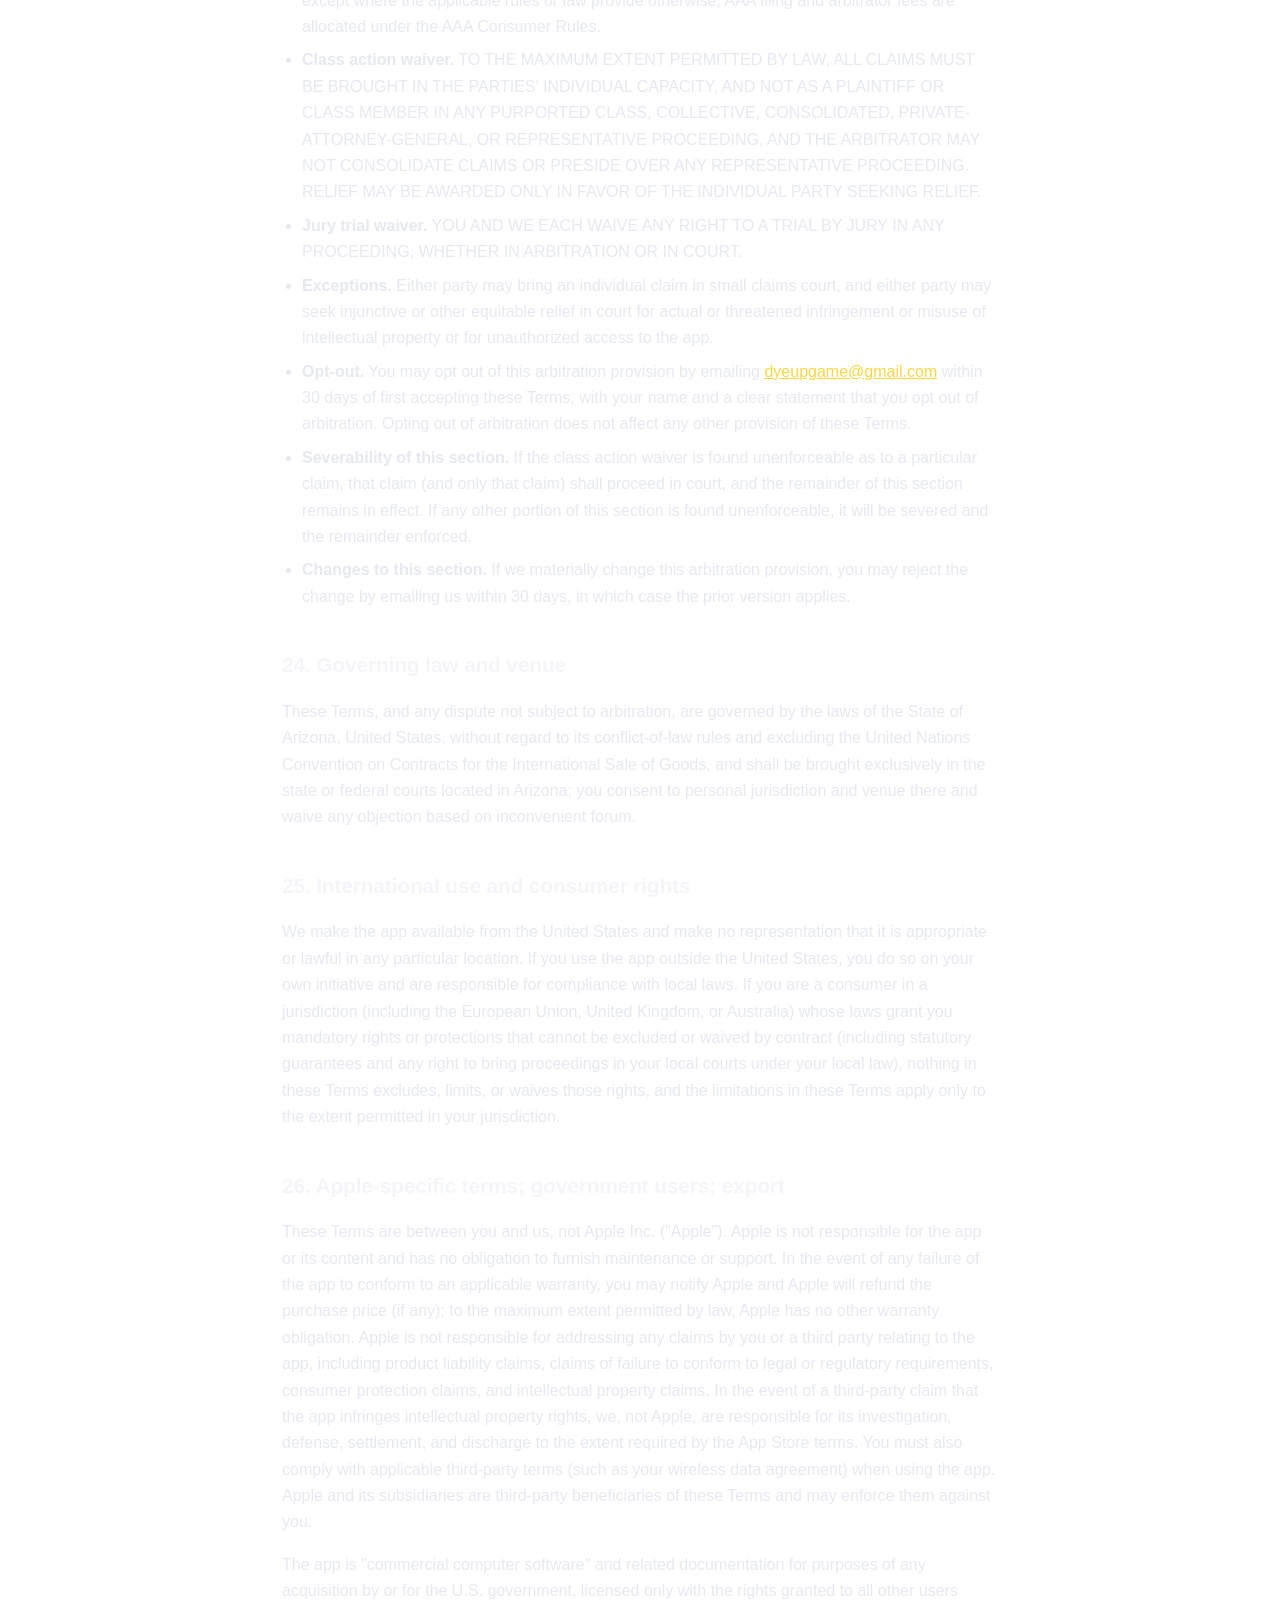
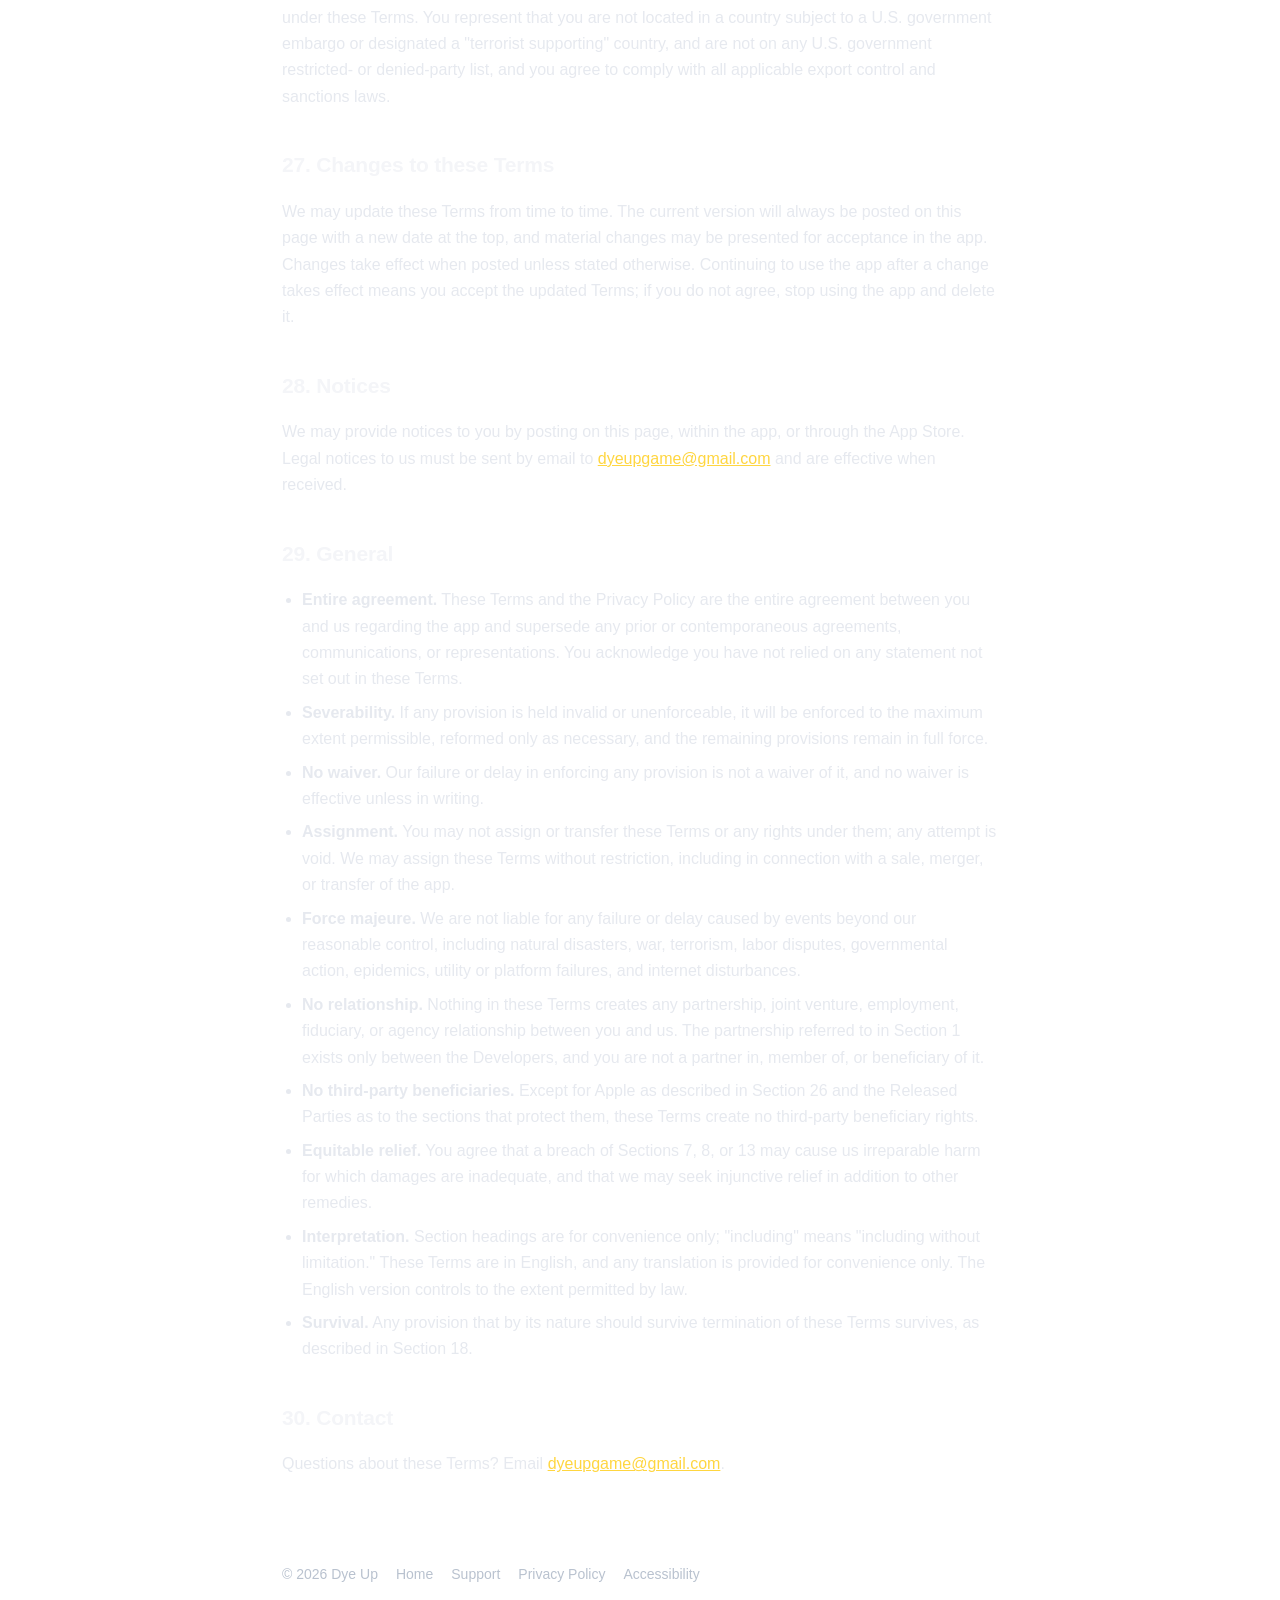
<file: terms.html>
<!DOCTYPE html>
<html lang="en">
<head>
<meta charset="utf-8">
<meta name="viewport" content="width=device-width, initial-scale=1">
<title>Terms of Use — Dye Up</title>
<link rel="stylesheet" href="style.css">
</head>
<body>
<div class="wrap">

  <header class="site">
    <div class="mark">🎲</div>
    <div class="name">Dye Up</div>
    <nav>
      <a href="index.html">Home</a>
      <a href="support.html">Support</a>
      <a href="privacy.html">Privacy</a>
    </nav>
  </header>

  <h1>Terms of Use</h1>
  <p class="muted">Last updated: August 6, 2026</p>

  <div class="card good">
    <strong>The short version: Dye Up is a video game, played entirely on your screen.</strong>
    <p class="muted" style="margin:6px 0 0">It is played entirely on a screen, with a simulated
    die, a simulated table, and simulated opponents. Nothing in it asks you, tells you, or invites
    you to do anything in the physical world. Anything you choose to do away from the screen is
    your own independent decision and your own responsibility. Purchases are cosmetic and final,
    and the app is provided as-is.</p>
  </div>

  <p>PLEASE READ THESE TERMS CAREFULLY. THEY CONTAIN IMPORTANT PROVISIONS THAT AFFECT YOUR LEGAL
  RIGHTS, INCLUDING AN ASSUMPTION OF RISK, A RELEASE OF CLAIMS, A DISCLAIMER OF WARRANTIES, A
  LIMITATION OF LIABILITY, AN INDEMNIFICATION OBLIGATION, A ONE-YEAR TIME LIMIT ON CLAIMS
  (SECTION 22), AND A BINDING ARBITRATION PROVISION WITH A CLASS ACTION WAIVER AND JURY TRIAL
  WAIVER (SECTION 23).</p>

  <h2>1. Agreement to these Terms; the Developers</h2>
  <p>These Terms of Use ("Terms") are a legally binding agreement between you and the developers of Dye Up, together doing business as the Dye Up partnership
  (the partnership and each partner individually, the "Developers", "we", "us", "our"). These Terms cover your download, installation, and use of the Dye Up mobile application, together with all related
  content, features, updates, and services (collectively, "the app"). Every disclaimer, release,
  assumption of risk, limitation of liability, indemnity, and other protection in these Terms is
  made for the benefit of, and may be enforced by, the partnership and each Developer individually,
  as well as their respective heirs, personal representatives, successors, and assigns, and no
  claim arising out of or relating to the app may be brought against any Developer personally
  except to the limited extent, if any, these Terms permit a claim against us at all. By tapping "I Agree" in the app, or by downloading, installing, accessing, or using
  the app in any way, you acknowledge that you have read, understood, and agree to be bound by these
  Terms and by our <a href="privacy.html">Privacy Policy</a>, which is incorporated into these Terms
  by reference. If you do not agree to these Terms, do not use the app and delete it from your
  device.</p>
  <p>You agree that tapping "I Agree" constitutes your electronic signature and has the same legal
  effect as a handwritten signature, and you consent to doing business with us electronically,
  including receiving any notices and disclosures electronically, to the extent permitted by law
  (including the U.S. E-SIGN Act).</p>

  <h2>2. Eligibility, age, and minors</h2>
  <p>You must be old enough to form a binding contract in your jurisdiction to accept these Terms.
  If you are a minor, you may use the app only if your parent or legal guardian has reviewed and
  accepted these Terms on your behalf and supervises your use; by allowing a minor to use the app,
  the parent or guardian accepts these Terms, is fully responsible for the minor's use of the app
  (including any purchases), and agrees to indemnify us for it. The app carries the age rating
  shown on its App Store listing, and you agree to comply with that rating. You represent that all
  information you provide in connection with the app is accurate.</p>

  <h2>3. The app is a simulation only</h2>
  <p>Dye Up is a fictional, animated video game about throwing a simulated die at simulated
  targets. It is a game of skill, played entirely on a screen, against software. The app:</p>
  <ul>
    <li>is software and nothing else. It contains no physical objects, provides no physical
        objects, and no part of it can be consumed, worn, used, or acted upon anywhere except
        inside the software;</li>
    <li>does not require, instruct, direct, reward, promote, invite, or encourage you to do
        anything at all away from the screen, at any time, by any means, whether by text, image,
        animation, sound, prompt, score, achievement, or reward;</li>
    <li>depicts objects (including containers, targets, furniture, equipment, sports fixtures,
        clothing, and scenery) purely as fictional, decorative artwork drawn inside the game. Their
        presence is set dressing for a video game and is not a depiction, endorsement,
        recommendation, or suggestion of any real-world use of any object;</li>
    <li>is not a gambling product and contains no loot boxes or games of chance played for value.
        In-game "cups" currency is earned by playing, has no monetary value, cannot be purchased
        with or redeemed for money, and involves no wagering; and</li>
    <li>is not, and does not provide, instructions, rules, guidance, coaching, or a template for
        any activity outside the software. The names the game gives to its own outcomes are
        colloquial labels for events that happen on screen, and the app's on-screen "rules"
        describe only what the software does. Any resemblance between the app's fictional mechanics
        and any activity outside it is thematic only and is not intended to be reproduced.</li>
  </ul>

  <h2>4. Nothing in the app is an instruction to act off the screen</h2>
  <p>The app is played by touching a screen. It is designed, and is only ever intended, to be
  experienced there. Nothing it displays is a direction, instruction, invitation, dare, challenge,
  requirement, condition, penalty, forfeit, or suggestion to do anything in the physical world, and
  nothing it displays should be read, treated, or relied on as one. To the maximum extent permitted
  by applicable law, you acknowledge and agree that:</p>
  <ul>
    <li><strong>No prompt, message, label, rule, score, streak, reward, achievement, animation,
        sound, or other output of the app asks you to do anything other than operate the
        app.</strong> If any output of the app is ever read as asking for something more, that
        reading is mistaken, is not intended by us, and must not be acted on.</li>
    <li>Any decision to do anything away from the screen &mdash; before, during, or after using the
        app, whether or not the app is running, and whether or not it was prompted by something you
        believe you saw or heard in the app &mdash; is entirely your own independent decision, made
        on your own initiative and judgment, and not at our invitation, direction, encouragement,
        or endorsement.</li>
    <li>If you choose to reproduce, imitate, adapt, re-enact, wager on, add house rules to, or
        otherwise carry any part of the app into the physical world &mdash; including any game,
        contest, activity, dare, challenge, initiation, forfeit, penalty, stunt, physical exertion,
        or consumption of anything &mdash; you do so entirely at your own risk and entirely on your
        own initiative. We do not sponsor, organize, supervise, host, endorse, or condone any such
        activity, we are not a participant in or organizer of it, and no part of the app should be
        understood as rules for it.</li>
    <li>You are solely responsible for complying with every law, regulation, rule, policy, and duty
        of care that applies to you, to anyone in your company, and to anywhere you use the app or
        anything you do while or after using it. You must not use the app while driving, cycling,
        operating machinery, or in any other situation that requires your attention or that could
        endanger you or anyone else.</li>
    <li>If you use the app in the presence of others, or at any gathering of any kind, you (and not
        we) are solely responsible for the safety, conduct, supervision, suitability, and legal
        compliance of that setting and of every person in it, including any minor. We have no
        control over, no knowledge of, and no responsibility for where, how, with whom, or
        alongside what the app is used, and we are not an organizer, host, supervisor, or
        participant in any such setting.</li>
    <li>To the fullest extent permitted by law, we are not responsible or liable for any injury,
        illness, impairment, death, assault, altercation, property damage, criminal or civil
        penalty, loss, or other harm of any kind, to you or to any third party (including
        bystanders and anyone else present), arising out of or related to any conduct occurring off
        the screen before, during, or after use of the app, whether or not the app was in use at
        the time, whether or not that conduct was in any way inspired by, themed after, named
        after, adapted from, or accompanied by the app, and whether or not the person engaging in
        it believed the app called for it.</li>
    <li>The app is entertainment software and nothing more. It gives no advice of any kind, and it
        must not be relied on for any purpose other than playing it.</li>
  </ul>

  <h2>5. Assumption of risk and release</h2>
  <p>To the maximum extent permitted by applicable law, you knowingly and voluntarily assume all
  risks, both known and unknown, foreseen and unforeseen, arising out of or related to your use of
  the app and any real-world conduct you or those around you engage in while or after using it (including risks of personal injury, illness, death, emotional distress, property damage, and financial loss), and you release, waive, and discharge the partnership, each Developer
  individually, and our respective affiliates, licensors, contractors, family members, heirs,
  personal representatives, successors, and assigns (the "Released Parties"), from any and all
  claims, demands,
  causes of action, damages, and liabilities of every kind arising out of or related to those
  risks, whether based in contract, tort (including negligence), strict liability, statute, or
  otherwise. The risks you assume and the claims you release expressly include, without
  limitation, seizures, blackouts, epileptic episodes, motion sickness, dizziness, nausea,
  disorientation, migraines, eye strain, hearing damage, tinnitus, startle reactions, repetitive
  strain, falls, and any other injury or condition allegedly caused by, triggered by, or related to
  the app's visual, audio, or haptic output (including screen shake and camera movement, flashing
  or pulsing imagery, rapid color changes, particle and trail effects, dice-trail animations,
  splash and explosion animations, transitions, vibration and haptic feedback, and sound effects
  and music at any volume), whether experienced during play or afterward. This release extends to
  claims brought on your behalf by heirs, executors, family members, or personal
  representatives. If you are a resident of a jurisdiction that does not allow
  certain releases (for example, California Civil Code §1542, which covers claims you do not know
  or suspect to exist at the time of the release), you expressly waive the protections of any such
  statute to the extent permitted by law.</p>

  <h2>6. Health and safety notices</h2>
  <p><strong>WARNING: READ BEFORE PLAYING.</strong> The app contains dynamic visual and audio
  effects, including screen shake and simulated camera movement, flashing and pulsing imagery,
  rapid color changes, particle and trail effects, animated splashes and explosions, vibration and
  haptic feedback, and sudden or loud sound effects and music. By using the app you confirm you
  have read and understood the following:</p>
  <ul>
    <li><strong>Photosensitivity and seizures:</strong> A small percentage of people may experience
        seizures, blackouts, or altered consciousness when exposed to flashing lights, patterns,
        rapid color changes, or intense animations, including in video games, even with no prior
        history of seizures or epilepsy. The app's effects (including screen shake, trail and
        particle animations, and flashing celebration effects) may trigger such episodes in
        susceptible individuals. If you or anyone in your family has a history of seizures or
        epilepsy, consult a physician before playing. If you experience dizziness, altered vision,
        eye or muscle twitching, loss of awareness, disorientation, involuntary movement, or
        convulsions, stop playing immediately and seek medical attention. Parents should monitor
        children's play for these symptoms.</li>
    <li><strong>Motion effects and screen shake:</strong> Screen shake, camera movement, and other
        motion effects may cause motion sickness, dizziness, nausea, disorientation, headaches, or
        migraines in some players. Stop playing if you feel unwell, and do not resume until
        symptoms fully pass. Where your device or the app offers settings that reduce motion,
        effects, sounds, or graphics intensity, you are solely responsible for using them if you
        are sensitive.</li>
    <li><strong>Audio and startle effects:</strong> The app plays sound effects and music that may
        begin suddenly or vary in loudness. Listening at high volume, or through headphones, may
        damage hearing or cause tinnitus, and sudden sounds may startle. Set your volume
        responsibly before playing, and lower it or mute sounds in the app's settings if
        needed.</li>
    <li><strong>Haptics and vibration:</strong> Vibration and haptic feedback may aggravate certain
        medical conditions or implanted devices. Consult a physician if you have any condition that
        vibration may affect.</li>
    <li><strong>Repetitive motion and fatigue:</strong> Extended play may cause discomfort or
        injury in hands, wrists, arms, neck, or eyes. Take regular breaks (at least several
        minutes every hour) and stop if you experience pain, numbness, tingling, or
        discomfort.</li>
    <li><strong>Surroundings:</strong> Stay aware of your surroundings while playing. Do not use
        the app while walking in traffic, driving, cycling, operating machinery, standing in
        elevated or hazardous locations, or doing anything else that requires your attention.
        Physical reactions to gameplay (such as flinching, gesturing, or celebrating) can cause
        falls, collisions, dropped devices, or injury to you or bystanders; you are solely
        responsible for playing in a safe environment.</li>
    <li><strong>Pre-existing conditions:</strong> If you have any medical condition (including heart conditions, epilepsy, vertigo, inner-ear or vision disorders, anxiety disorders, or photosensitivity), consult a physician before playing. You represent that you are
        physically and medically able to play safely.</li>
    <li><strong>No professional advice:</strong> Nothing in the app is medical, legal, financial,
        or other professional advice, and you should not rely on the app for any purpose other
        than entertainment.</li>
  </ul>
  <p>To the maximum extent permitted by applicable law, you assume all risks described in this
  section and agree that the Released Parties are not liable for any injury, condition, or harm of
  the kinds described above, whether or not you experienced symptoms before and whether arising
  during play or afterward.</p>

  <h2>7. Your license to use the app</h2>
  <p>We grant you a personal, limited, revocable, non-exclusive, non-transferable,
  non-sublicensable license to download and use Dye Up on Apple devices that you own or control,
  for your own personal, non-commercial entertainment, subject to these Terms and to the App Store
  terms. The app is licensed to you, not sold. All rights not expressly granted are reserved. You
  may not (and may not permit anyone else to):</p>
  <ul>
    <li>copy, modify, adapt, translate, or create derivative works of the app or its content;</li>
    <li>reverse-engineer, decompile, disassemble, or attempt to extract source code, except to the
        extent such restriction is prohibited by law;</li>
    <li>rent, lease, lend, sell, resell, sublicense, distribute, or otherwise transfer the app or
        access to it;</li>
    <li>remove or alter any copyright, trademark, or other proprietary notices;</li>
    <li>use the app's art, audio, characters, names, or other content outside the app (including in videos, merchandise, or promotions) without our prior written permission, except as
        allowed by a separate published policy or by law;</li>
    <li>use the app to develop a competing product, or for data mining, scraping, or training of
        machine-learning models; or</li>
    <li>use the app in violation of any law or of these Terms.</li>
  </ul>

  <h2>8. Acceptable use and security</h2>
  <p>Use the app only for lawful, personal entertainment. You may not: attempt to disrupt,
  overload, tamper with, or gain unauthorized access to the app, its distribution channels, or the
  devices or data of others; probe or test the vulnerability of any related system; use cheats,
  exploits, bots, automation, or unauthorized third-party software or modifications; misrepresent
  your identity in communications with us; interfere with any other person's use of the app; or use
  the app to harass, threaten, endanger, defame, or harm any person, or in connection with any
  hazing, initiation, coercion, or dare. We may investigate violations and may suspend or terminate
  your access, revoke virtual items, and report conduct to authorities, in each case without notice
  or liability.</p>

  <h2>9. In-app purchases</h2>
  <p>Dye Up is free to play. It offers optional one-time, non-consumable in-app purchases for
  cosmetic items such as boards, backgrounds, dice, and trails, and bundles of those items. There
  are no subscriptions and nothing renews automatically.</p>
  <ul>
    <li>All purchases are processed by Apple through the App Store. We never see or handle your
        payment details.</li>
    <li>Purchases unlock cosmetic content only and do not change the rules of the game or confer a
        competitive advantage.</li>
    <li>Items you buy can be restored on your devices using the <strong>Restore</strong> option in
        the shop.</li>
    <li>All sales are final except where a refund is required by law. Refund requests are handled
        by Apple under the <a href="https://www.apple.com/legal/internet-services/itunes/">App
        Store terms</a>, not by us.</li>
    <li>You are responsible for all purchases made through your Apple account, including purchases
        made by others you allow to use your device. Use Apple's parental controls to restrict
        purchases by minors.</li>
    <li>Prices may change at any time for future purchases. We are not responsible for App Store
        errors, outages, or payment disputes between you and Apple.</li>
  </ul>

  <h2>10. In-game cups (earned currency) and virtual items</h2>
  <p>In-game "cups" and all virtual items, boards, backgrounds, dice, trails, cosmetics, and
  unlocks are fictional content licensed to you, not property, and you have no ownership,
  monetary, or other real-world interest in them. Cups have no real-world value, cannot be bought,
  sold, transferred, or exchanged for money or anything of value outside the app, and can only be
  used to unlock cosmetic items inside the app. Cups and virtual items may be modified, rebalanced,
  repriced, or discontinued at any time without compensation, and may be lost if you delete the
  app, reset your device, or change devices. Cups are not gambling and involve no wagering of
  money. Selling or trading virtual items or accounts outside the app is prohibited and void.</p>

  <h2>11. Customization features</h2>
  <p>The app includes customization features (for example, configurable board designs, letters,
  colors, and combinations). You alone choose your combinations, and you are solely responsible for
  the selections you make and for how you use or display them. Customization options are generic
  decorative elements; the availability of any letters, colors, or symbols does not represent, and
  must not be used to imply, any affiliation with, or endorsement by, any organization. You may not
  use customization features to imitate, impersonate, or disparage any person or organization, or
  to create anything unlawful. We may change or remove customization options at any time.</p>

  <h2>12. Themed content: no affiliation or endorsement</h2>
  <p>The app contains fictional, decorative themes, including campus, sports, travel, geography,
  and flag motifs (such as stylized state and country flags), and colloquial names for its own
  outcomes, provided purely as artistic content. We are not affiliated with, sponsored by, or
  endorsed by, and the app is not associated with, any fraternity, sorority, or Greek-letter
  organization; any school, college, or university; any sports league, federation, association,
  team, or governing body (including any organization whose name may coincide with colloquial
  outcome names used in the game); any government or flag authority; any manufacturer, brand, or
  seller of any product depicted or resembled by the game's artwork; or any other company or
  organization. All third-party names and marks, if any appear, are the property of their
  respective owners, and no sponsorship or endorsement is implied. Flags and emblems appear as
  decorative artwork only and imply no political statement or official status.</p>

  <h2>13. Intellectual property and feedback</h2>
  <p>The app and all of its content (including software, code, art, animations, characters,
  audio, music, sound effects, text, names, logos, and trade dress) are owned by us or our
  licensors and are protected by copyright, trademark, and other laws worldwide. Nothing in these
  Terms transfers any ownership to you. Any feedback, ideas, or suggestions you send us are
  voluntary and non-confidential, and you grant us a perpetual, irrevocable, worldwide,
  royalty-free license to use them for any purpose without restriction, attribution, or
  compensation.</p>

  <h2>14. Copyright complaints</h2>
  <p>We respect intellectual property rights. If you believe content in the app infringes your
  copyright, send a notice to <a href="mailto:dyeupgame@gmail.com">dyeupgame@gmail.com</a>
  including: your contact information; identification of the copyrighted work and of the material
  claimed to infringe; a statement of good-faith belief that the use is unauthorized; a statement,
  under penalty of perjury, that the information is accurate and you are the owner or authorized to
  act for the owner; and your physical or electronic signature. We will review and respond as
  required by applicable law, including the Digital Millennium Copyright Act.</p>

  <h2>15. Third-party services and links</h2>
  <p>The app depends on third-party platforms and services we do not control (including Apple, the
  App Store, and your device's operating system), and our website may link to third-party sites.
  We are not responsible for third-party services, sites, content, or their availability, terms,
  or privacy practices, and we make no warranty regarding them. Your dealings with any third party
  are solely between you and that third party. Any promotional banners in the app advertise our own
  content only.</p>

  <h2>16. Devices, connectivity, and charges</h2>
  <p>You are responsible for the device and internet or cellular connection used to download and
  run the app, for all carrier data charges, and for keeping your device and its software
  up to date and secure. Like any software, the app consumes device resources; to the maximum
  extent permitted by law, we are not liable for battery drain, overheating, storage use, device
  wear, data-plan usage, or any damage to or degradation of your device, software, or other files
  arising from downloading or using the app.</p>

  <h2>17. No accounts, backups, or data recovery</h2>
  <p>The app stores progress, unlocks, and settings locally on your device and does not provide
  online accounts or cloud saves operated by us. You are responsible for backing up your device.
  To the maximum extent permitted by law, we are not liable for any loss of game progress, cups,
  virtual items, customizations, or settings, whether caused by deletion of the app, device loss,
  reset, transfer, or failure, software updates, or any other cause, and we have no obligation to
  restore lost data or content.</p>

  <h2>18. Updates, availability, and termination</h2>
  <p>We may update, modify, suspend, or discontinue the app or any part of it (including features, content, and virtual items) at any time, with or without notice, and without
  liability to you. Updates may be required for continued use. We do not promise that the app will
  remain available, supported, or compatible with future devices or operating systems, or that we
  will provide maintenance or support. These Terms remain in effect while you use the app; we may
  terminate or suspend your license at any time, with or without cause or notice, including if you
  violate these Terms. Upon termination you must stop using and delete the app; sections that by
  their nature should survive termination (including Sections 3-6, 10, 12-14, and 19-29) survive.</p>

  <h2>19. Disclaimer of warranties</h2>
  <p>TO THE MAXIMUM EXTENT PERMITTED BY APPLICABLE LAW, THE APP IS PROVIDED ON AN "AS IS" AND "AS
  AVAILABLE" BASIS, WITH ALL FAULTS AND WITHOUT WARRANTY OF ANY KIND. WE AND THE RELEASED PARTIES
  DISCLAIM ALL WARRANTIES AND CONDITIONS, EXPRESS, IMPLIED, OR STATUTORY, INCLUDING ANY IMPLIED
  WARRANTIES OF MERCHANTABILITY, FITNESS FOR A PARTICULAR PURPOSE, TITLE, QUIET ENJOYMENT,
  ACCURACY, AND NON-INFRINGEMENT, AND ANY WARRANTIES ARISING FROM COURSE OF DEALING OR USAGE OF
  TRADE. WE DO NOT WARRANT THAT THE APP WILL BE UNINTERRUPTED, TIMELY, SECURE, ERROR-FREE, OR FREE
  OF VIRUSES OR OTHER HARMFUL COMPONENTS, THAT DEFECTS WILL BE CORRECTED, OR THAT THE APP WILL MEET
  YOUR REQUIREMENTS OR EXPECTATIONS. NO ADVICE OR INFORMATION, WHETHER ORAL OR WRITTEN, OBTAINED
  FROM US OR THROUGH THE APP CREATES ANY WARRANTY. YOU ASSUME THE ENTIRE RISK AS TO THE QUALITY AND
  PERFORMANCE OF THE APP. SOME JURISDICTIONS DO NOT ALLOW THE EXCLUSION OF CERTAIN WARRANTIES, SO
  SOME OF THE ABOVE MAY NOT APPLY TO YOU.</p>

  <h2>20. Limitation of liability</h2>
  <p>TO THE MAXIMUM EXTENT PERMITTED BY APPLICABLE LAW, IN NO EVENT WILL WE OR THE RELEASED PARTIES
  BE LIABLE FOR ANY INDIRECT, INCIDENTAL, SPECIAL, CONSEQUENTIAL, EXEMPLARY, OR PUNITIVE DAMAGES,
  OR FOR ANY LOSS OF PROFITS, REVENUE, DATA, GOODWILL, OR VIRTUAL ITEMS, OR FOR ANY PERSONAL
  INJURY, DEATH, EMOTIONAL DISTRESS, OR PROPERTY DAMAGE, ARISING OUT OF OR RELATED TO THESE TERMS
  OR YOUR USE OF (OR INABILITY TO USE) THE APP, INCLUDING ANY REAL-WORLD CONDUCT DESCRIBED IN
  SECTION 4, ANY CONDUCT OF THIRD PARTIES, AND ANY SEIZURE, MOTION SICKNESS, HEARING DAMAGE, OR
  OTHER INJURY OR CONDITION DESCRIBED IN SECTIONS 5 AND 6, INCLUDING THOSE ALLEGEDLY CAUSED BY
  SCREEN SHAKE, FLASHING OR ANIMATED IMAGERY, TRAIL OR PARTICLE EFFECTS, HAPTICS, OR SOUND EFFECTS, WHETHER BASED ON WARRANTY, CONTRACT, TORT (INCLUDING
  NEGLIGENCE), STRICT LIABILITY, OR ANY OTHER LEGAL THEORY, AND WHETHER OR NOT WE HAVE BEEN ADVISED
  OF THE POSSIBILITY OF SUCH DAMAGES. TO THE MAXIMUM EXTENT PERMITTED BY LAW, OUR TOTAL AGGREGATE
  LIABILITY FOR ALL CLAIMS ARISING OUT OF OR RELATED TO THESE TERMS OR THE APP WILL NOT EXCEED THE
  GREATER OF (A) THE TOTAL AMOUNT YOU PAID FOR IN-APP PURCHASES IN THE TWELVE (12) MONTHS BEFORE
  THE CLAIM AROSE, OR (B) FIFTY U.S. DOLLARS (US$50). SOME JURISDICTIONS DO NOT ALLOW THE EXCLUSION
  OR LIMITATION OF CERTAIN DAMAGES, SO SOME OF THE ABOVE MAY NOT APPLY TO YOU; IN THOSE
  JURISDICTIONS, OUR LIABILITY IS LIMITED TO THE MAXIMUM EXTENT PERMITTED BY LAW. THE LIMITATIONS
  IN THIS SECTION ARE A FUNDAMENTAL BASIS OF THE BARGAIN, REFLECT THE FACT THAT THE APP IS OFFERED
  FREE OF CHARGE, AND APPLY EVEN IF ANY LIMITED REMEDY FAILS OF ITS ESSENTIAL PURPOSE. NOTHING IN
  THESE TERMS EXCLUDES LIABILITY THAT CANNOT BE EXCLUDED UNDER APPLICABLE LAW, INCLUDING, WHERE
  APPLICABLE, LIABILITY FOR FRAUD OR FOR DEATH OR PERSONAL INJURY CAUSED BY OUR OWN GROSS
  NEGLIGENCE OR WILLFUL MISCONDUCT.</p>

  <h2>21. Indemnification</h2>
  <p>To the maximum extent permitted by applicable law, you agree to defend, indemnify, and hold
  harmless the partnership, each Developer individually, and the other Released Parties from and
  against any and all claims, demands, actions,
  proceedings, damages, losses, liabilities, judgments, settlements, costs, and expenses (including
  reasonable attorneys' fees and costs) brought by any person or entity arising out of or related
  to: (a) your use or misuse of the app; (b) your violation of these Terms or of any law or
  regulation; (c) any conduct, activity, or gathering off the screen that you engage in, host,
  organize, supervise, permit, or participate in before, during, or after using the app, including
  anything you or anyone in your company does that is in any way inspired by, adapted from, or
  accompanied by the app; (d) your violation
  of any rights of a third party; or (e) any customization choices you make in the app. We reserve
  the right, at your expense, to assume the exclusive defense and control of any matter subject to
  indemnification by you, and you agree to cooperate with our defense. You may not settle any such
  claim without our prior written consent.</p>

  <h2>22. Time limit on claims</h2>
  <p>To the maximum extent permitted by applicable law, any claim arising out of or relating to
  these Terms or the app must be filed within ONE (1) YEAR after the claim accrued; otherwise, the
  claim is permanently barred. This section does not apply where prohibited by law.</p>

  <h2>23. Dispute resolution: binding arbitration and class action waiver</h2>
  <p>PLEASE READ THIS SECTION CAREFULLY. IT AFFECTS YOUR RIGHTS.</p>
  <ul>
    <li><strong>Informal resolution first.</strong> Before filing a claim, you agree to contact us
        at <a href="mailto:dyeupgame@gmail.com">dyeupgame@gmail.com</a> with a written description
        of the dispute and give us 60 days to try to resolve it informally.</li>
    <li><strong>Binding arbitration.</strong> Except as provided below, any dispute, claim, or
        controversy arising out of or relating to these Terms or the app (including its formation, interpretation, breach, or termination, and including whether a claim is subject to arbitration) that cannot be resolved informally will be resolved by final and binding
        arbitration administered by the American Arbitration Association ("AAA") under its Consumer
        Arbitration Rules, before a single arbitrator, rather than in court. The Federal
        Arbitration Act governs the interpretation and enforcement of this provision. Arbitration
        will be conducted in English, by videoconference or written submissions where the rules
        allow, or otherwise in the county where you reside. Each party bears its own attorneys'
        fees and costs except where the applicable rules or law provide otherwise; AAA filing and
        arbitrator fees are allocated under the AAA Consumer Rules.</li>
    <li><strong>Class action waiver.</strong> TO THE MAXIMUM EXTENT PERMITTED BY LAW, ALL CLAIMS
        MUST BE BROUGHT IN THE PARTIES' INDIVIDUAL CAPACITY, AND NOT AS A PLAINTIFF OR CLASS MEMBER
        IN ANY PURPORTED CLASS, COLLECTIVE, CONSOLIDATED, PRIVATE-ATTORNEY-GENERAL, OR
        REPRESENTATIVE PROCEEDING, AND THE ARBITRATOR MAY NOT CONSOLIDATE CLAIMS OR PRESIDE OVER
        ANY REPRESENTATIVE PROCEEDING. RELIEF MAY BE AWARDED ONLY IN FAVOR OF THE INDIVIDUAL PARTY
        SEEKING RELIEF.</li>
    <li><strong>Jury trial waiver.</strong> YOU AND WE EACH WAIVE ANY RIGHT TO A TRIAL BY JURY IN
        ANY PROCEEDING, WHETHER IN ARBITRATION OR IN COURT.</li>
    <li><strong>Exceptions.</strong> Either party may bring an individual claim in small claims
        court, and either party may seek injunctive or other equitable relief in court for actual
        or threatened infringement or misuse of intellectual property or for unauthorized access
        to the app.</li>
    <li><strong>Opt-out.</strong> You may opt out of this arbitration provision by emailing
        <a href="mailto:dyeupgame@gmail.com">dyeupgame@gmail.com</a> within 30 days of first
        accepting these Terms, with your name and a clear statement that you opt out of
        arbitration. Opting out of arbitration does not affect any other provision of these
        Terms.</li>
    <li><strong>Severability of this section.</strong> If the class action waiver is found
        unenforceable as to a particular claim, that claim (and only that claim) shall proceed in
        court, and the remainder of this section remains in effect. If any other portion of this
        section is found unenforceable, it will be severed and the remainder enforced.</li>
    <li><strong>Changes to this section.</strong> If we materially change this arbitration
        provision, you may reject the change by emailing us within 30 days, in which case the prior
        version applies.</li>
  </ul>

  <h2>24. Governing law and venue</h2>
  <p>These Terms, and any dispute not subject to arbitration, are governed by the laws of the State
  of Arizona, United States, without regard to its conflict-of-law rules and excluding the United
  Nations Convention on Contracts for the International Sale of Goods, and shall be brought
  exclusively in the state or federal courts located in Arizona; you consent to personal
  jurisdiction and venue there and waive any objection based on inconvenient forum.</p>

  <h2>25. International use and consumer rights</h2>
  <p>We make the app available from the United States and make no representation that it is
  appropriate or lawful in any particular location. If you use the app outside the United States,
  you do so on your own initiative and are responsible for compliance with local laws. If you are a
  consumer in a jurisdiction (including the European Union, United Kingdom, or Australia) whose
  laws grant you mandatory rights or protections that cannot be excluded or waived by contract (including statutory guarantees and any right to bring proceedings in your local courts under your local law), nothing in these Terms excludes, limits, or waives those rights, and the
  limitations in these Terms apply only to the extent permitted in your jurisdiction.</p>

  <h2>26. Apple-specific terms; government users; export</h2>
  <p>These Terms are between you and us, not Apple Inc. ("Apple"). Apple is not responsible for the
  app or its content and has no obligation to furnish maintenance or support. In the event of any
  failure of the app to conform to an applicable warranty, you may notify Apple and Apple will
  refund the purchase price (if any); to the maximum extent permitted by law, Apple has no other
  warranty obligation. Apple is not responsible for addressing any claims by you or a third party
  relating to the app, including product liability claims, claims of failure to conform to legal
  or regulatory requirements, consumer protection claims, and intellectual property claims. In the
  event of a third-party claim that the app infringes intellectual property rights, we, not Apple,
  are responsible for its investigation, defense, settlement, and discharge to the extent required
  by the App Store terms. You must also comply with applicable third-party terms (such as your
  wireless data agreement) when using the app. Apple and its subsidiaries are third-party
  beneficiaries of these Terms and may enforce them against you.</p>
  <p>The app is "commercial computer software" and related documentation for purposes of any
  acquisition by or for the U.S. government, licensed only with the rights granted to all other
  users under these Terms. You represent that you are not located in a country subject to a U.S.
  government embargo or designated a "terrorist supporting" country, and are not on any U.S.
  government restricted- or denied-party list, and you agree to comply with all applicable export
  control and sanctions laws.</p>

  <h2>27. Changes to these Terms</h2>
  <p>We may update these Terms from time to time. The current version will always be posted on this
  page with a new date at the top, and material changes may be presented for acceptance in the
  app. Changes take effect when posted unless stated otherwise. Continuing to use the app after a
  change takes effect means you accept the updated Terms; if you do not agree, stop using the app
  and delete it.</p>

  <h2>28. Notices</h2>
  <p>We may provide notices to you by posting on this page, within the app, or through the App
  Store. Legal notices to us must be sent by email to
  <a href="mailto:dyeupgame@gmail.com">dyeupgame@gmail.com</a> and are effective when received.</p>

  <h2>29. General</h2>
  <ul>
    <li><strong>Entire agreement.</strong> These Terms and the Privacy Policy are the entire
        agreement between you and us regarding the app and supersede any prior or contemporaneous
        agreements, communications, or representations. You acknowledge you have not relied on any
        statement not set out in these Terms.</li>
    <li><strong>Severability.</strong> If any provision is held invalid or unenforceable, it will
        be enforced to the maximum extent permissible, reformed only as necessary, and the
        remaining provisions remain in full force.</li>
    <li><strong>No waiver.</strong> Our failure or delay in enforcing any provision is not a waiver
        of it, and no waiver is effective unless in writing.</li>
    <li><strong>Assignment.</strong> You may not assign or transfer these Terms or any rights under
        them; any attempt is void. We may assign these Terms without restriction, including in
        connection with a sale, merger, or transfer of the app.</li>
    <li><strong>Force majeure.</strong> We are not liable for any failure or delay caused by events
        beyond our reasonable control, including natural disasters, war, terrorism, labor
        disputes, governmental action, epidemics, utility or platform failures, and internet
        disturbances.</li>
    <li><strong>No relationship.</strong> Nothing in these Terms creates any partnership, joint
        venture, employment, fiduciary, or agency relationship between you and us. The
        partnership referred to in Section 1 exists only between the Developers, and you are not a
        partner in, member of, or beneficiary of it.</li>
    <li><strong>No third-party beneficiaries.</strong> Except for Apple as described in Section 26
        and the Released Parties as to the sections that protect them, these Terms create no
        third-party beneficiary rights.</li>
    <li><strong>Equitable relief.</strong> You agree that a breach of Sections 7, 8, or 13 may
        cause us irreparable harm for which damages are inadequate, and that we may seek injunctive
        relief in addition to other remedies.</li>
    <li><strong>Interpretation.</strong> Section headings are for convenience only; "including"
        means "including without limitation." These Terms are in English, and any translation is
        provided for convenience only. The English version controls to the extent permitted by
        law.</li>
    <li><strong>Survival.</strong> Any provision that by its nature should survive termination of
        these Terms survives, as described in Section 18.</li>
  </ul>

  <h2>30. Contact</h2>
  <p>Questions about these Terms? Email <a href="mailto:dyeupgame@gmail.com">dyeupgame@gmail.com</a>.</p>

  <footer>
    <span>© 2026 Dye Up</span>
    <a href="index.html">Home</a>
    <a href="support.html">Support</a>
    <a href="privacy.html">Privacy Policy</a>
    <a href="accessibility.html">Accessibility</a>
  </footer>

</div>
</body>
</html>
</file>
<file: style.css>
:root {
  --bg-top: #3a2478;
  --bg-bot: #187a82;
  --card: rgba(255, 255, 255, 0.06);
  --line: rgba(255, 255, 255, 0.16);
  --text: #f4f5f8;
  --muted: #b9c2cf;
  --gold: #ffd640;
}

* { box-sizing: border-box; }

body {
  margin: 0;
  min-height: 100vh;
  font-family: -apple-system, BlinkMacSystemFont, "Segoe UI", Roboto, Helvetica, Arial, sans-serif;
  color: var(--text);
  background: linear-gradient(170deg, var(--bg-top) 0%, var(--bg-bot) 100%);
  background-attachment: fixed;
  line-height: 1.65;
  -webkit-font-smoothing: antialiased;
}

.wrap {
  max-width: 760px;
  margin: 0 auto;
  padding: 48px 22px 90px;
}

header.site {
  display: flex;
  align-items: center;
  gap: 14px;
  margin-bottom: 40px;
}

header.site .mark {
  width: 46px; height: 46px;
  border-radius: 12px;
  background: #fff;
  display: grid; place-items: center;
  font-size: 26px;
  flex: none;
}

header.site .name {
  font-size: 24px;
  font-weight: 800;
  letter-spacing: -0.3px;
}

nav a {
  color: var(--muted);
  text-decoration: none;
  font-weight: 600;
  font-size: 15px;
  margin-left: 18px;
}
nav a:hover { color: #fff; }
nav { margin-left: auto; }

h1 {
  font-size: clamp(32px, 6vw, 46px);
  line-height: 1.15;
  margin: 0 0 12px;
  letter-spacing: -0.5px;
}

.tagline {
  color: var(--gold);
  font-size: 19px;
  font-weight: 600;
  margin: 0 0 34px;
}

h2 {
  font-size: 21px;
  margin: 38px 0 10px;
  letter-spacing: -0.2px;
}

p, li { color: #e6e9ef; }
.muted { color: var(--muted); font-size: 15px; }

ul { padding-left: 20px; }
li { margin: 7px 0; }

.card {
  background: var(--card);
  border: 1px solid var(--line);
  border-radius: 16px;
  padding: 24px 26px;
  margin: 22px 0;
  backdrop-filter: blur(6px);
}

.card.good {
  border-color: rgba(255, 214, 64, 0.45);
  background: rgba(255, 214, 64, 0.08);
}

a { color: var(--gold); }

.btn {
  display: inline-block;
  background: var(--gold);
  color: #1c1300;
  font-weight: 800;
  text-decoration: none;
  padding: 13px 26px;
  border-radius: 999px;
  margin-top: 8px;
}

footer {
  margin-top: 60px;
  padding-top: 24px;
  border-top: 1px solid var(--line);
  color: var(--muted);
  font-size: 14px;
  display: flex;
  gap: 18px;
  flex-wrap: wrap;
}
footer a { color: var(--muted); text-decoration: none; }
footer a:hover { color: #fff; }

@media (max-width: 520px) {
  nav a { margin-left: 12px; font-size: 14px; }
  header.site { flex-wrap: wrap; }
}
</file>
